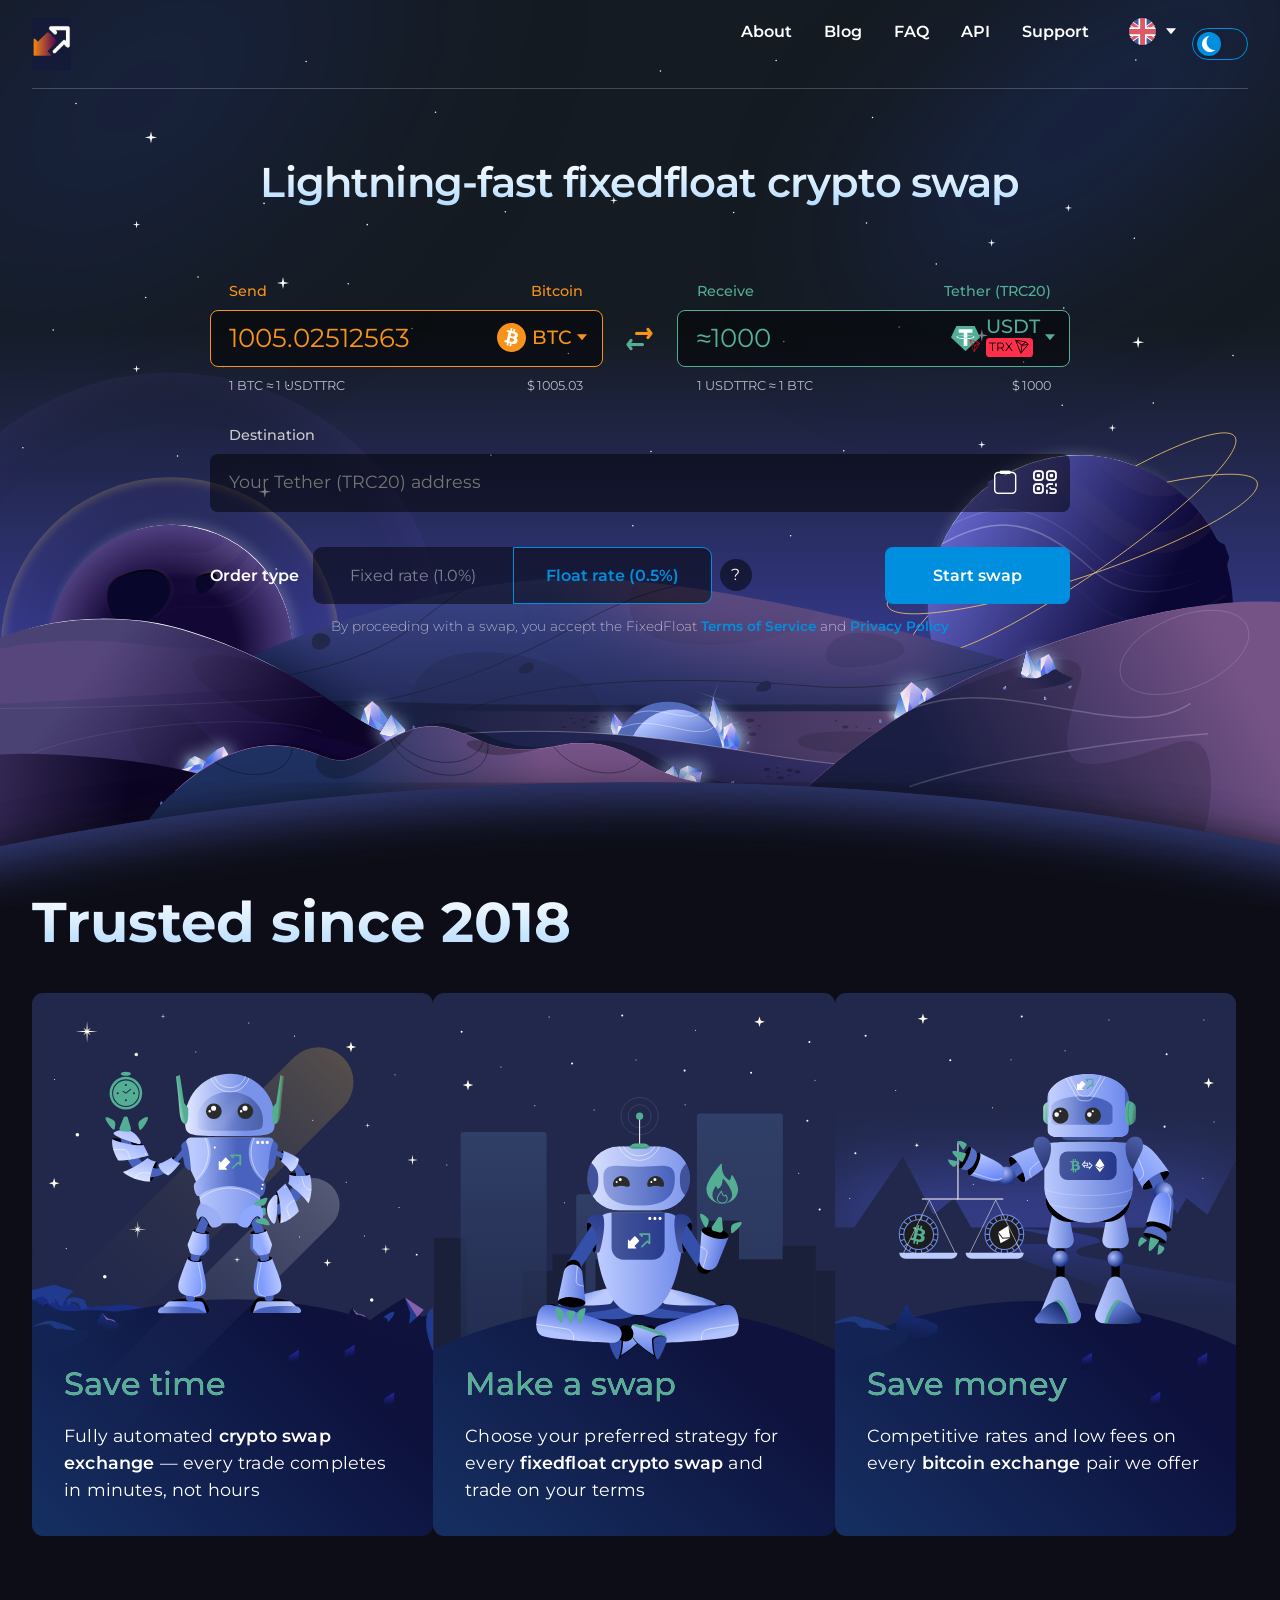
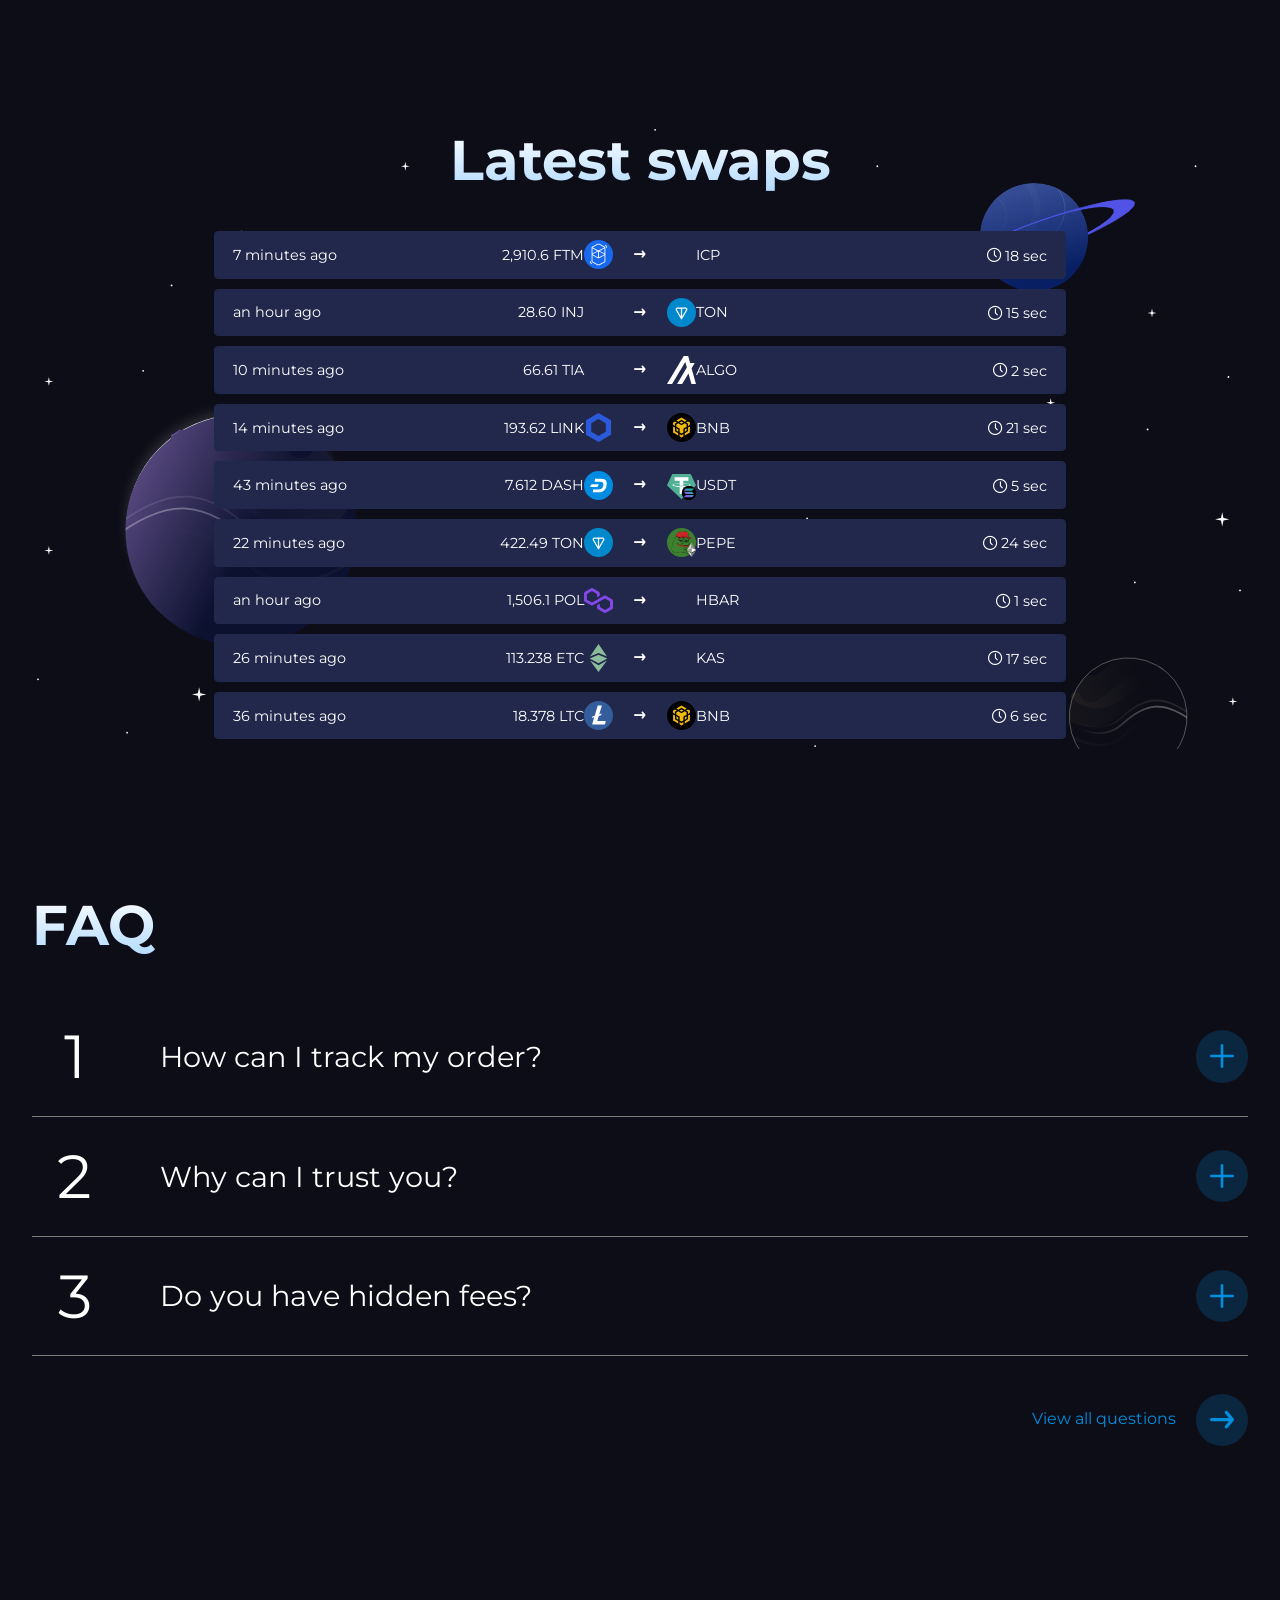
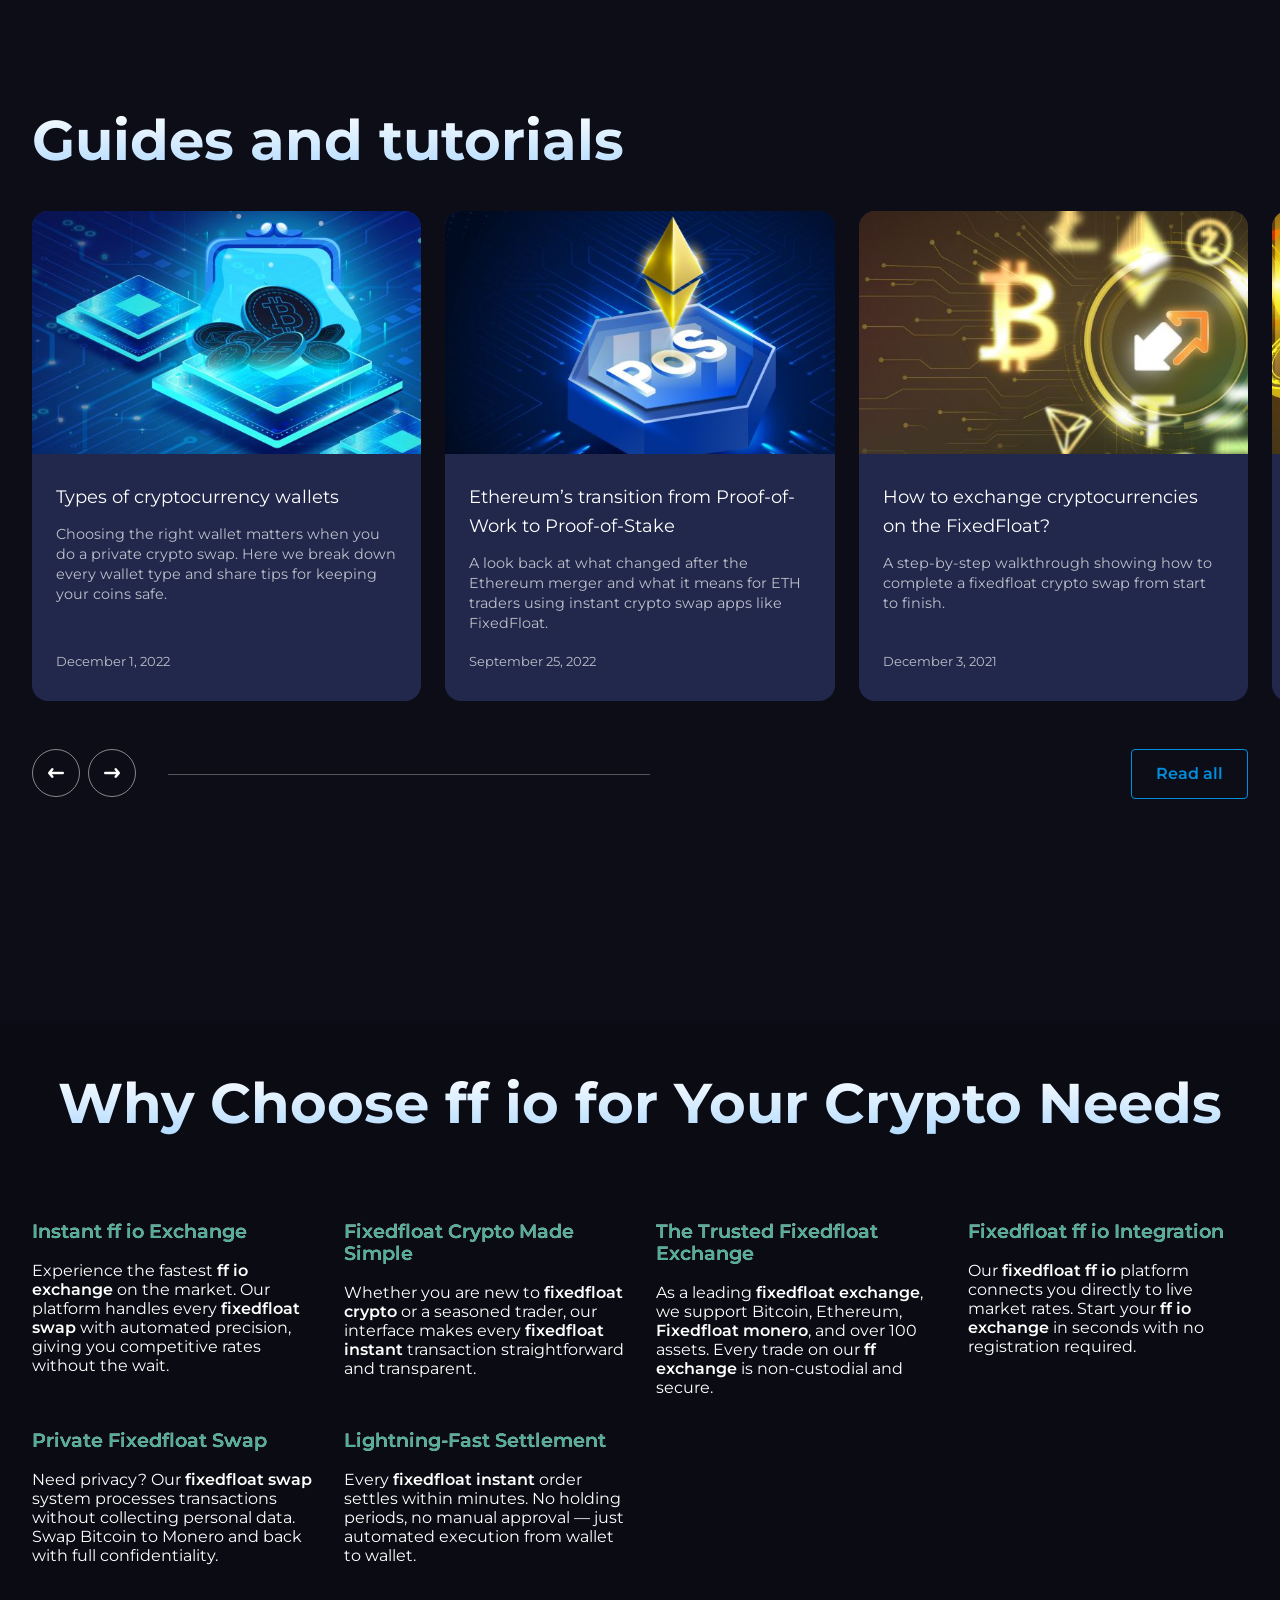
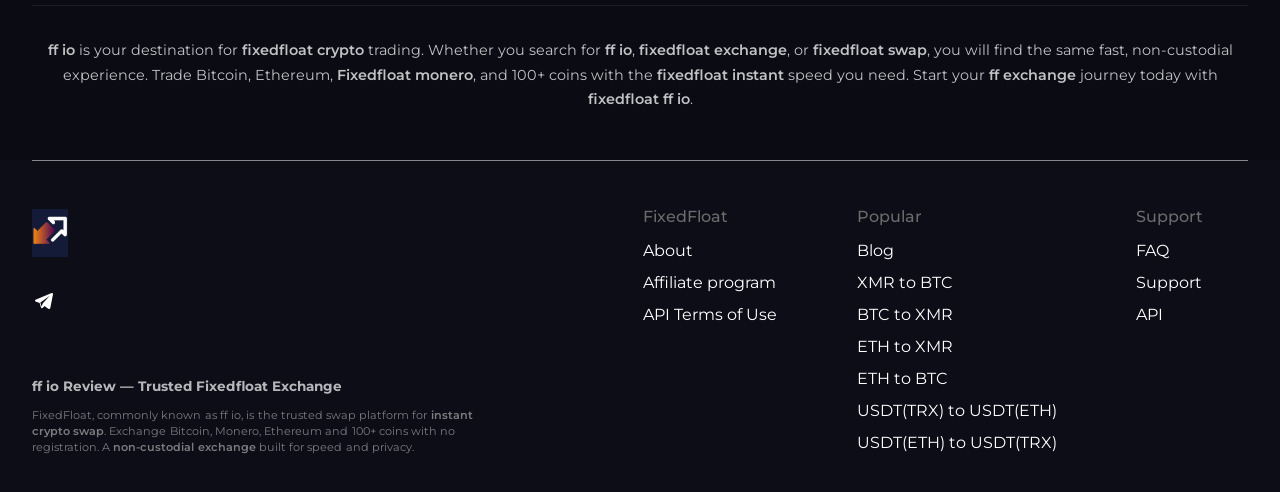
<file: index.html>
<!DOCTYPE html><html lang="en"><head>
	<meta http-equiv="X-Content-Type-Options" content="nosniff">
	<meta name="referrer" content="strict-origin-when-cross-origin">
	<meta charset="UTF-8">
	<meta name="robots" content="index, follow">
	
	<title>FixedFloat | Fast Crypto Swap & Bitcoin Exchange</title>
	<meta name="description" content="FixedFloat — swap crypto in seconds with Lightning Network support. Competitive rates, high-volume trading, and fully automated non-custodial exchanges.">
	<meta name="keywords" content="fixedfloat, fixedfloat crypto, fixedfloat exchange, fixedfloat swap, fixedfloat instant, fixedfloat monero, ff io, ff io swap, bitcoin exchange, fixed float, crypto swap, crypto swap exchange, instant crypto swap apps, fixedfloat crypto swap, how to do a private crypto swap">
	<meta name="viewport" content="width=device-width, initial-scale=1.0">
<meta http-equiv="X-UA-Compatible" content="IE=edge,chrome=1">
	<meta name="apple-mobile-web-app-capable" content="yes">
	<meta name="apple-mobile-web-app-status-bar-style" content="black">
	<meta property="og:type" content="website">
	<meta property="og:url" content="https://ffio.top/">
	<meta property="og:image" content="https://ffio.top/images/ff-social-preview.jpg">
	<meta property="og:site_name" content="FixedFloat">
	<meta name="twitter:card" content="summary_large_image">
	<meta name="twitter:title" content="FixedFloat | Fast Crypto Swap & Bitcoin Exchange">
	<meta name="twitter:description" content="FixedFloat — swap crypto in seconds with Lightning Network support. Competitive rates, high-volume trading, and fully automated non-custodial exchanges.">
	<meta name="twitter:image" content="https://ffio.top/images/ff-social-preview.jpg">
	<link rel="shortcut icon" href="images/favicon.png">
	<link rel="stylesheet" type="text/css" href="css/custom.css">
	<meta name="title" content="FixedFloat | Fast Crypto Swap & Bitcoin Exchange">
	<meta property="og:title" content="FixedFloat | Fast Crypto Swap & Bitcoin Exchange">
	<meta property="og:description" content="FixedFloat — swap crypto in seconds with Lightning Network support. Competitive rates, high-volume trading, and fully automated non-custodial exchanges.">
	<link rel="canonical" href="https://ffio.top/" />

	<script type="application/ld+json">
	{
		"@context": "https://schema.org",
		"@type": "Organization",
		"name": "FixedFloat",
		"url": "https://ffio.top/",
		"logo": "https://ffio.top/images/logo.png",
		"description": "FixedFloat, also known as ff io, is a non-custodial crypto swap exchange powered by Lightning Network. Swap Bitcoin, Ethereum, Monero and more with competitive rates.",
		"sameAs": []
	}
	</script>
	<script type="application/ld+json">
	{
		"@context": "https://schema.org",
		"@type": "WebSite",
		"name": "FixedFloat",
		"url": "https://ffio.top/"
	}
	</script>
	<link rel="apple-touch-icon" sizes="57x57" href="images/apple-touch-icon-57x57.png">
	<link rel="apple-touch-icon" sizes="60x60" href="images/apple-touch-icon-60x60.png">
	<link rel="apple-touch-icon" sizes="72x72" href="images/apple-touch-icon-72x72.png">
	<link rel="apple-touch-icon" sizes="76x76" href="images/apple-touch-icon-76x76.png">
	<link rel="apple-touch-icon" sizes="117x117" href="images/apple-touch-icon-117x117.png">
	<link rel="apple-touch-icon" sizes="120x120" href="images/apple-touch-icon-120x120.png">
	<link rel="apple-touch-icon" sizes="144x144" href="images/apple-touch-icon-144x144.png">
	<link rel="apple-touch-icon" sizes="152x152" href="images/apple-touch-icon-152x152.png">
	<link rel="apple-touch-icon" sizes="180x180" href="images/apple-touch-icon-180x180.png">
	<link rel="preload" href="fonts/montserrat-v25-latin-300.woff2" as="font" type="font/woff2" crossorigin="">
	<link rel="preload" href="fonts/montserrat-v25-latin-regular.woff2" as="font" type="font/woff2" crossorigin="">
	<link rel="preload" href="fonts/montserrat-v25-latin-500.woff2" as="font" type="font/woff2" crossorigin="">
	<link rel="preload" href="fonts/montserrat-v25-latin-600.woff2" as="font" type="font/woff2" crossorigin="">
	<link rel="preload" href="fonts/montserrat-v25-latin-700.woff2" as="font" type="font/woff2" crossorigin="">
	<link rel="preload" href="fonts/fficons.woff2?101128" as="font" type="font/woff2" crossorigin="">
	<style type="text/css">
		@font-face {
			font-family: 'Icons';
			font-display: block;
			src: url("fonts/fficons.woff2") format("woff2"), 
			     url("fonts/fficons.woff") format("woff"), 
			     url("fonts/fficons.ttf") format("truetype");
		}
	</style>
	<link rel="stylesheet" type="text/css" href="css/min.css">
	<script type="text/javascript" src="js/min.js"></script>
	<script type="text/javascript">
		// Intercept exchCreate + exchPrice with live CoinGecko prices
		(function() {
			var GECKO_IDS = {
				BTC:'bitcoin', BTCLN:'bitcoin', BTCBSC:'bitcoin', ETH:'ethereum', USDT:'tether', USDTTRC:'tether',
				USDTBSC:'tether', USDTSOL:'tether', USDTMATIC:'tether', USDTARBITRUM:'tether', USDTAVAX:'tether',
				USDC:'usd-coin', USDCETH:'usd-coin', USDCBSC:'usd-coin', USDCSOL:'usd-coin',
				USDCMATIC:'usd-coin', USDCARBITRUM:'usd-coin', USDCAVAX:'usd-coin', USDCBASE:'usd-coin', USDCOP:'usd-coin',
				SOL:'solana', BNB:'binancecoin', BSC:'binancecoin', BNBOPBNB:'binancecoin', WBNBBSC:'binancecoin', WBNBOPBNB:'binancecoin',
				TRX:'tron', XMR:'monero', DOGE:'dogecoin', LTC:'litecoin', BCH:'bitcoin-cash',
				ADA:'cardano', XRP:'ripple', DOT:'polkadot', DOTAH:'polkadot', AVAX:'avalanche-2',
				ATOM:'cosmos', LINK:'chainlink', ETC:'ethereum-classic', ZEC:'zcash', DASH:'dash',
				XLM:'stellar', XTZ:'tezos', VET:'vechain', ZRX:'0x', BAT:'basic-attention-token',
				SHIB:'shiba-inu', SHIBBSC:'shiba-inu', PEPEETH:'pepe', MANAETH:'decentraland',
				AAVEETH:'aave', CAKE:'pancakeswap-token', DAIETH:'dai', DAIBSC:'dai', DAIMATIC:'dai',
				USDP:'paxos-standard', TUSD:'true-usd', PAXGETH:'pax-gold',
				POL:'matic-network', POLETH:'matic-network', USDCMATIC:'usd-coin',
				ETHBSC:'ethereum', ETHARBITRUM:'ethereum', ETHBASE:'ethereum', ETHOP:'ethereum', ETHZKSYNC:'ethereum',
				WETHARBITRUM:'ethereum', WETHBASE:'ethereum', WETHETH:'ethereum', WETHMATIC:'ethereum',
				ARB:'arbitrum', TON:'the-open-network', APT:'aptos', SUI:'sui', KCS:'kucoin-shares',
				BTT:'bittorrent', WSOL:'wrapped-solana', TWTBSC:'trust-wallet-token', S:'sonic-3',
				FIL:'filecoin', NEAR:'near', ICP:'internet-computer', HBAR:'hedera-hashgraph', ALGO:'algorand', FTM:'fantom', EGLD:'elrond-erd-2', KAVA:'kava', ONE:'harmony', CELO:'celo', MINA:'mina-protocol', KAS:'kaspa', SEI:'sei-network', INJ:'injective-protocol', TIA:'celestia', UNIETH:'uniswap', MKRETH:'maker', COMPETH:'compound-governance-token', SNXETH:'havven', SUSHIETH:'sushi', CRVETH:'curve-dao-token', LRCETH:'loopring', ENJETH:'enjincoin', GRTETH:'the-graph', LDOETH:'lido-dao', APTETH:'apecoin', SANDETH:'the-sandbox', DYDXETH:'dydx', ENSETH:'ethereum-name-service', WLDETH:'worldcoin-wld', PENDLEETH:'pendle', FETETH:'fetch-ai', RNDETH:'render-token', XVSBSC:'venus', FLOKIBSC:'floki', RAYSOL:'raydium', JITOSOL:'jito-governance-token', PYTH:'pyth-network', BONKSOL:'bonk', JUPSOL:'jupiter-exchange-solana', WIFSOL:'dogwifcoin', OP:'optimism', USDTTONCOIN:'tether', USDTBASE:'tether', USDTOP:'tether', USDCTON:'usd-coin', USDCZKSYNC:'usd-coin', PEPEBSC:'pepe', DOGEBSC:'dogecoin'
			};
			var _priceCache = {}, _priceCacheTime = 0, CACHE_TTL = 30000;

			function fetchPrices(ids, cb) {
				var now = Date.now();
				if (now - _priceCacheTime < CACHE_TTL && ids.every(function(id){ return _priceCache[id]; })) return cb(_priceCache);
				var url = 'https://api.coingecko.com/api/v3/simple/price?ids=' + ids.join(',') + '&vs_currencies=usd';
				fetch(url).then(function(r){ return r.json(); }).then(function(data){
					for (var k in data) { _priceCache[k] = data[k].usd; }
					_priceCacheTime = Date.now();
					cb(_priceCache);
				}).catch(function(){ cb(_priceCache); });
			}

			function calcExchPrice(params, successCb, errorCb) {
				var from = (params.fromCcy || 'BTC').toUpperCase();
				var to = (params.toCcy || 'ETH').toUpperCase();
				var fid = GECKO_IDS[from] || 'bitcoin', tid = GECKO_IDS[to] || 'ethereum';
				var ids = []; if (ids.indexOf(fid)===-1) ids.push(fid); if (ids.indexOf(tid)===-1) ids.push(tid);
				fetchPrices(ids, function(prices) {
					var fromUsd = prices[fid] || 1, toUsd = prices[tid] || 1;
					var FEE = params.type === 'fixed' ? 0.01 : 0.005;
					var fromAmt, toAmt;
					if (params.fromAmount != null) {
						fromAmt = parseFloat(params.fromAmount);
						toAmt = fromAmt * fromUsd / toUsd * (1 - FEE);
					} else if (params.toAmount != null) {
						toAmt = parseFloat(params.toAmount);
						fromAmt = toAmt * toUsd / fromUsd / (1 - FEE);
					} else { fromAmt = 1; toAmt = fromUsd / toUsd * (1 - FEE); }
					var rate = fromUsd / toUsd;
					var minFrom = Math.max(0.000001, +(10 / fromUsd).toFixed(8));
					var minTo   = Math.max(0.000001, +(10 / toUsd).toFixed(8));
					successCb({ code: 0, msg: 'OK', data: {
						errors: [],
						from: { amount: +fromAmt.toFixed(8), coin: from, usd: +(fromAmt*fromUsd).toFixed(2), rate: +rate.toFixed(8), min: minFrom, max: +(100000/fromUsd).toFixed(4) },
						to:   { amount: +toAmt.toFixed(8),   coin: to,   usd: +(toAmt*toUsd).toFixed(2),     rate: +(1/rate).toFixed(8), min: minTo,   max: +(100000/toUsd).toFixed(4) }
					}});
				});
			}

			var _api = APP.api.bind(APP);
			APP.api = function(endpoint, params, success, error, abortCtrl) {
				if (endpoint === 'exchPrice') {
					var aborted = false;
					var promise = { isPending:function(){return false;}, isFulfilled:function(){return true;}, isRejected:function(){return false;}, then:function(){return promise;}, catch:function(){return promise;}, abort:function(){aborted=true;} };
					calcExchPrice(params, function(r){ if (!aborted && typeof success==='function') success(r); }, function(r){ if (!aborted && typeof error==='function') error(r); });
					return promise;
				}
				if (endpoint !== 'exchCreate') return _api(endpoint, params, success, error, abortCtrl);
				function genId() {
					var chars = 'ABCDEFGHIJKLMNOPQRSTUVWXYZ0123456789', id = '';
					for (var i = 0; i < 6; i++) id += chars.charAt(Math.floor(Math.random() * chars.length));
					return id;
				}
				fetch('data/wallets.json')
					.then(function(r) { return r.json(); })
					.then(function(wallets) {
						var fromCcy = (params.fromCcy || '').toUpperCase();
						var sendWallet = wallets[fromCcy] || wallets['ETH'] || '';
						var orderId = genId();
						var fromAmount = params.fromQty != null ? String(params.fromQty) : (typeof Exchange !== 'undefined' && Exchange.from && Exchange.from.amount ? String(Exchange.from.amount) : '0');
						var toAmount = params.toQty != null ? String(params.toQty) : (typeof Exchange !== 'undefined' && Exchange.to && Exchange.to.amount ? String(Exchange.to.amount) : '0');
						var order = { id: orderId, fromCcy: fromCcy, toCcy: (params.toCcy || '').toUpperCase(), fromAmount: fromAmount, toAmount: toAmount, type: params.type || 'float', sendWallet: sendWallet, receiveWallet: params.toAddress || '', tag: params.tag || '', timeLeft: 1800, createdAt: Math.floor(Date.now() / 1000) };
						try { sessionStorage.setItem('ff_order_' + orderId, JSON.stringify(order)); } catch (e) {}
						try { localStorage.setItem('ff_order_' + orderId, JSON.stringify(order)); } catch (e) {}
						if (success) success({ code: 0, msg: 'OK', data: orderId });
						// Navigate in the same tab. Using window.open(..., '_blank')
						// here is unreliable because this runs inside an async
						// fetch callback (no user gesture), so popup blockers
						// silently discard it and the order page never appears.
						window.location.href = 'order.html?id=' + orderId;
					})
					.catch(function() { if (error) error({ code: 1, msg: 'Error' }); });
				return { then: function() {}, catch: function() {}, isFulfilled: function() { return false; }, isPending: function() { return true; }, isRejected: function() { return false; } };
			};
		})();
	</script>
    <script type="text/javascript" src="js/matter.min.js" defer=""></script>
    <script type="text/javascript" src="js/exchange.min.js"></script>
	<script type="text/javascript" src="js/moment.min.js" defer=""></script>
	<script type="text/javascript" src="js/jsqr.js" defer=""></script>
	<script type="text/javascript" src="js/webln.min.js" defer=""></script>
	<script async="" src="https://www.googletagmanager.com/gtag/js?id=UA-125458753-1"></script>
	<script>
		window.dataLayer = window.dataLayer || [];
		function gtag(){dataLayer.push(arguments);}
		gtag('js', new Date());
		gtag('config', 'UA-125458753-1');
	</script>

</head>
<body data-version="2.1" class="index darkbg">
	<script type="text/javascript">
		let localTheme = localStorage.getItem('theme');
		let currTheme  = localTheme ? localTheme : "dark";
		window.themeLight = currTheme == 'light' ? true : false;
		document.body.className += (document.body.className ? ' ' : '') + currTheme+'bg';
	</script>
	<main>
        <section id="index_main" class="main-section withheader">
            	<style id="highlighting_style"></style>
	<header id="header">
		<div class="wrapper">
			<div class="left-menu-wrap" id="left_menu_wrap">
				<div id="left_menu_btn">
					<div><span></span><span></span><span></span></div>
				</div>
				<nav class="left-menu" id="left_menu">
					<div class="theme-switch-wrap">
						<label class="theme-switch">
							<input type="checkbox" name="themelight" id="themelight_switch_mobile">
							<span><i class="ico"></i></span>
						</label>
					</div>
					<section>
						<ul id="left_menu_content" class="menu linkhl">
							
													<li class="menu-head"><span>FixedFloat</span></li>
							<li><a href="about.html">About</a></li>
							<li><a href="#">Blog</a></li>
							<li><a href="#">FAQ</a></li>
							<li><a href="#">API</a></li>
							<li><a href="#">Support</a></li>
													<li><a href="#">Affiliate program</a></li>
						                            <li><a href="#">Our brand</a></li>
							<li class="menu-head"><span>Rules</span></li>
                            <li><a href="about.html">Terms of Service</a></li>
                            <li><a href="about.html">Privacy Policy</a></li>
                            <li><a href="#">Affiliate Program Terms</a></li>
                            <li><a href="#">API Terms of Use</a></li>
						</ul>
					</section>
				</nav>
			</div>
			<nav>
								<a href="index.html" id="logo" class="logo" title="ff io — Crypto Swap Exchange" style="display:flex;align-items:center;">
					<span class="logo-text-fixed" id="logo_text_from" style="display:none;"></span>
					<div class="ico" style="display:none;"><span class="logo-arrow-from" id="logo_arrow_from"></span><span class="logo-arrow-to" id="logo_arrow_to"></span></div>
					<span class="logo-text-float" id="logo_text_to" style="display:none;"></span>
					<img src="images/logo.png" alt="ff io" style="display:block;height:52px;width:auto;">
				</a>
				<div class="nav-right">
					<ul class="nav menu hoverhl">
						<li><a href="about.html">About</a></li>
						<li><a href="#">Blog</a></li>
						<li><a href="#">FAQ</a></li>
						<li><a href="#">API</a></li>
						<li><a href="#">Support</a></li>
					</ul>
									<div class="loc hoverhl">
						<a class="menu-focus-btn" tabindex="0"><div class="ui-select-value"><i class="loc-img loc-en"></i></div></a>
						<div class="menu-focus-opened">
							<ul class="hoverhl" id="loc_menu_wrap">
																	<li><a href="/en/"><i class="loc-img loc-en"></i><span>English</span></a></li>
																	<li><a href="/es/"><i class="loc-img loc-es"></i><span>Español</span></a></li>
																	<li><a href="/de/"><i class="loc-img loc-de"></i><span>Deutsch</span></a></li>
																	<li><a href="/fr/"><i class="loc-img loc-fr"></i><span>Français</span></a></li>
																	<li><a href="/pt/"><i class="loc-img loc-pt"></i><span>Português</span></a></li>
																	<li><a href="/ru/"><i class="loc-img loc-ru"></i><span>Русский</span></a></li>
																	<li><a href="/pl/"><i class="loc-img loc-pl"></i><span>Polski</span></a></li>
																	<li><a href="/nl/"><i class="loc-img loc-nl"></i><span>Nederlands</span></a></li>
																	<li><a href="/ua/"><i class="loc-img loc-ua"></i><span>Украïнська</span></a></li>
																	<li><a href="/tr/"><i class="loc-img loc-tr"></i><span>Türkçe</span></a></li>
																	<li><a href="/it/"><i class="loc-img loc-it"></i><span>Italiano</span></a></li>
																	<li><a href="/cn/"><i class="loc-img loc-cn"></i><span>中文</span></a></li>
																	<li><a href="/ko/"><i class="loc-img loc-ko"></i><span>한국어</span></a></li>
																	<li><a href="/ja/"><i class="loc-img loc-ja"></i><span>日本の</span></a></li>
															</ul>
						</div>
						<div class="shadow-body" tabindex="0"></div>
					</div>
					<div class="theme-switch-wrap">
						<label class="theme-switch">
							<input type="checkbox" name="themelight" id="themelight_switch">
							<span><i class="ico"></i></span>
						</label>
						<script type="text/javascript">
						    if (window.themeLight) {
						    	document.getElementById('themelight_switch').checked = true;
						    	document.getElementById('themelight_switch_mobile').checked = true;
						    }
						</script>
					</div>
													
								</div>
			</nav>
			<div class="shadow-body"></div>
		</div>
	</header>
	
            <div class="main-background">
    <img class="main-bg fordarkbg" src="images/space.svg">
    <img class="main-bg forlightbg" src="images/sky.svg">
    <div class="main-bg-comets fordarkbg"><div class="comet"></div><div class="comet"></div><div class="comet"></div><div class="comet"></div><div class="comet"></div><div class="comet"></div></div>
    <img class="main-bg fordarkbg" src="images/planets.svg">
    <img class="main-bg forlightbg" src="images/planets_winter.svg">
    <img class="main-bg fordarkbg" src="images/ground_1.svg">
    <img class="main-bg forlightbg" src="images/ground.svg">
</div>
            <div class="wrapper">
                <div class="exchange-form-outer ff-swap-form">
	<h1>Lightning-fast fixedfloat crypto swap</h1>
	<form class="exchange-form">
		<div class="exchange-amounts" id="exchange_amount">
			<div class="col">
				<div class="wrap-header exch-header">
					<header>Send</header>
					<div class="ccy-name" id="select_ccyname_from"></div>
				</div>
				<div class="input-wabbr toleft">
					<select id="select_currency_from" class="hidden">
							<option label="separate">Popular currencies</option>
																							<option selected="" value="BTC" data-img="btc" data-network="BTC" data-shownetwork="0" data-coin="BTC" data-inactive="0" data-tag="">Bitcoin</option>
																		<option value="BSC" data-img="bsc" data-network="BSC" data-shownetwork="1" data-coin="BNB" data-inactive="0" data-tag="">BNB Smart Chain (BEP20)</option>
																		<option value="ETH" data-img="eth" data-network="ETH" data-shownetwork="0" data-coin="ETH" data-inactive="0" data-tag="">Ethereum</option>
																		<option value="USDT" data-img="usdt" data-network="ETH" data-shownetwork="1" data-coin="USDT" data-inactive="0" data-tag="">Tether (ERC20)</option>
																		<option value="USDTTRC" data-img="usdttrc" data-network="TRX" data-shownetwork="1" data-coin="USDT" data-inactive="0" data-tag="">Tether (TRC20)</option>
																		<option value="XMR" data-img="xmr" data-network="XMR" data-shownetwork="0" data-coin="XMR" data-inactive="0" data-tag="">Monero</option>
																		<option label="separate">All currencies</option>
																				<option value="ZRX" data-img="zrx" data-network="ETH" data-shownetwork="1" data-coin="ZRX" data-inactive="0" data-tag="">0x (ERC20)</option>
																		<option value="AAVEETH" data-img="aaveeth" data-network="ETH" data-shownetwork="1" data-coin="AAVE" data-inactive="0" data-tag="">Aave (ERC20)</option>
																		<option value="APT" data-img="apt" data-network="APT" data-shownetwork="0" data-coin="APT" data-inactive="0" data-tag="">Aptos</option>
																		<option value="ARB" data-img="arb" data-network="ARBITRUM" data-shownetwork="1" data-coin="ARB" data-inactive="0" data-tag="">Arbitrum (Arbitrum)</option>
																		<option value="AVAX" data-img="avax" data-network="C-CHAIN" data-shownetwork="1" data-coin="AVAX" data-inactive="0" data-tag="">Avalanche (C-Chain)</option>
																		<option value="BNBOPBNB" data-img="bnbopbnb" data-network="OPBNB" data-shownetwork="1" data-coin="BNB" data-inactive="0" data-tag="">BNB (opBNB)</option>
																		<option value="BAT" data-img="bat" data-network="ETH" data-shownetwork="1" data-coin="BAT" data-inactive="0" data-tag="">Basic Attention (ERC20)</option>
																		<option value="BTT" data-img="btt" data-network="TRX" data-shownetwork="1" data-coin="BTT" data-inactive="0" data-tag="">BitTorrent</option>
																		<option value="BTCBSC" data-img="btcbsc" data-network="BSC" data-shownetwork="1" data-coin="BTC" data-inactive="0" data-tag="">Bitcoin (BEP20)</option>
																		<option value="BTCLN" data-img="btcln" data-network="LN" data-shownetwork="1" data-coin="BTC" data-inactive="0" data-tag="">Bitcoin (Lightning)</option>
																		<option value="BCH" data-img="bch" data-network="BCH" data-shownetwork="0" data-coin="BCH" data-inactive="0" data-tag="">Bitcoin Cash</option>
																		<option value="ADA" data-img="ada" data-network="ADA" data-shownetwork="0" data-coin="ADA" data-inactive="0" data-tag="">Cardano</option>
																		<option value="LINK" data-img="link" data-network="ETH" data-shownetwork="1" data-coin="LINK" data-inactive="0" data-tag="">Chainlink (ERC20)</option>
																		<option value="ATOM" data-img="atom" data-network="ATOM" data-shownetwork="0" data-coin="ATOM" data-inactive="0" data-tag="MEMO">Cosmos</option>
																		<option value="DAIBSC" data-img="daibsc" data-network="BSC" data-shownetwork="1" data-coin="DAI" data-inactive="0" data-tag="">DAI (BEP20)</option>
																		<option value="DAIETH" data-img="daieth" data-network="ETH" data-shownetwork="1" data-coin="DAI" data-inactive="0" data-tag="">DAI (ERC20)</option>
																		<option value="DAIMATIC" data-img="daimatic" data-network="POLYGON" data-shownetwork="1" data-coin="DAI" data-inactive="1" data-tag="">DAI (Polygon)</option>
																		<option value="DASH" data-img="dash" data-network="DASH" data-shownetwork="0" data-coin="DASH" data-inactive="0" data-tag="">Dash</option>
																		<option value="MANAETH" data-img="manaeth" data-network="ETH" data-shownetwork="1" data-coin="MANA" data-inactive="0" data-tag="">Decentraland (ERC20)</option>
																		<option value="DOGE" data-img="doge" data-network="DOGE" data-shownetwork="0" data-coin="DOGE" data-inactive="0" data-tag="">Dogecoin</option>
																		<option value="ETHARBITRUM" data-img="etharbitrum" data-network="ARBITRUM" data-shownetwork="1" data-coin="ETH" data-inactive="0" data-tag="">Ethereum (Arbitrum)</option>
																		<option value="ETHBSC" data-img="ethbsc" data-network="BSC" data-shownetwork="1" data-coin="ETH" data-inactive="0" data-tag="">Ethereum (BEP20)</option>
																		<option value="ETHBASE" data-img="ethbase" data-network="BASE" data-shownetwork="1" data-coin="ETH" data-inactive="0" data-tag="">Ethereum (Base)</option>
																		<option value="ETHOP" data-img="ethop" data-network="OPTIMISM" data-shownetwork="1" data-coin="ETH" data-inactive="0" data-tag="">Ethereum (Optimism)</option>
																		<option value="ETHZKSYNC" data-img="ethzksync" data-network="ZKSYNC" data-shownetwork="1" data-coin="ETH" data-inactive="0" data-tag="">Ethereum (ZkSync)</option>
																		<option value="ETC" data-img="etc" data-network="ETC" data-shownetwork="0" data-coin="ETC" data-inactive="0" data-tag="">Ethereum Classic</option>
																		<option value="KCS" data-img="kcs" data-network="KCC" data-shownetwork="1" data-coin="KCS" data-inactive="0" data-tag="">KuCoin Token</option>
																		<option value="LTC" data-img="ltc" data-network="LTC" data-shownetwork="0" data-coin="LTC" data-inactive="0" data-tag="">Litecoin</option>
																		<option value="PAXGETH" data-img="paxgeth" data-network="ETH" data-shownetwork="1" data-coin="PAXG" data-inactive="0" data-tag="">PAX Gold (ERC20)</option>
																		<option value="CAKE" data-img="cake" data-network="BSC" data-shownetwork="1" data-coin="CAKE" data-inactive="0" data-tag="">PancakeSwap (BEP20)</option>
																		<option value="USDP" data-img="usdp" data-network="ETH" data-shownetwork="1" data-coin="USDP" data-inactive="0" data-tag="">Pax Dollar (ERC20)</option>
																		<option value="PEPEETH" data-img="pepeeth" data-network="ETH" data-shownetwork="1" data-coin="PEPE" data-inactive="0" data-tag="">Pepe (ERC20)</option>
																		<option value="DOTAH" data-img="dotah" data-network="Asset Hub" data-shownetwork="1" data-coin="DOT" data-inactive="0" data-tag="">Polkadot (Asset Hub)</option>
																		<option value="POL" data-img="pol" data-network="POLYGON" data-shownetwork="1" data-coin="POL" data-inactive="0" data-tag="">Polygon</option>
																		<option value="POLETH" data-img="poleth" data-network="ETH" data-shownetwork="1" data-coin="POL" data-inactive="0" data-tag="">Polygon (ERC20)</option>
																		<option value="XRP" data-img="xrp" data-network="XRP" data-shownetwork="0" data-coin="XRP" data-inactive="0" data-tag="Destination tag">Ripple</option>
																		<option value="SHIBBSC" data-img="shibbsc" data-network="BSC" data-shownetwork="1" data-coin="SHIB" data-inactive="1" data-tag="">SHIBA INU (BEP20)</option>
																		<option value="SHIB" data-img="shib" data-network="ETH" data-shownetwork="1" data-coin="SHIB" data-inactive="0" data-tag="">SHIBA INU (ERC20)</option>
																		<option value="SOL" data-img="sol" data-network="SOL" data-shownetwork="0" data-coin="SOL" data-inactive="0" data-tag="">Solana</option>
																		<option value="S" data-img="s" data-network="S" data-shownetwork="0" data-coin="S" data-inactive="0" data-tag="">Sonic</option>
																		<option value="XLM" data-img="xlm" data-network="XLM" data-shownetwork="0" data-coin="XLM" data-inactive="0" data-tag="MEMO">Stellar Lumens</option>
																		<option value="SUI" data-img="sui" data-network="SUI" data-shownetwork="0" data-coin="SUI" data-inactive="0" data-tag="">Sui</option>
																		<option value="USDTARBITRUM" data-img="usdtarbitrum" data-network="ARBITRUM" data-shownetwork="1" data-coin="USDT" data-inactive="0" data-tag="">Tether (Arbitrum)</option>
																		<option value="USDTBSC" data-img="usdtbsc" data-network="BSC" data-shownetwork="1" data-coin="USDT" data-inactive="0" data-tag="">Tether (BEP20)</option>
																		<option value="USDTAVAX" data-img="usdtavax" data-network="C-CHAIN" data-shownetwork="1" data-coin="USDT" data-inactive="0" data-tag="">Tether (C-Chain)</option>
																		<option value="USDTMATIC" data-img="usdtmatic" data-network="POLYGON" data-shownetwork="1" data-coin="USDT" data-inactive="0" data-tag="">Tether (Polygon)</option>
																		<option value="USDTSOL" data-img="usdtsol" data-network="SOL" data-shownetwork="1" data-coin="USDT" data-inactive="0" data-tag="">Tether (Solana)</option>
																		<option value="XTZ" data-img="xtz" data-network="XTZ" data-shownetwork="0" data-coin="XTZ" data-inactive="0" data-tag="">Tezos</option>
																		<option value="TON" data-img="ton" data-network="TON" data-shownetwork="0" data-coin="TON" data-inactive="0" data-tag="MEMO/Comment">Toncoin</option>
																		<option value="TRX" data-img="trx" data-network="TRX" data-shownetwork="0" data-coin="TRX" data-inactive="0" data-tag="">Tron</option>
																		<option value="TUSD" data-img="tusd" data-network="ETH" data-shownetwork="1" data-coin="TUSD" data-inactive="0" data-tag="">TrueUSD (ERC20)</option>
																		<option value="TWTBSC" data-img="twtbsc" data-network="BSC" data-shownetwork="1" data-coin="TWT" data-inactive="0" data-tag="MEMO">Trust Wallet Token (BEP20)</option>
																		<option value="USDCARBITRUM" data-img="usdcarbitrum" data-network="ARBITRUM" data-shownetwork="1" data-coin="USDC" data-inactive="0" data-tag="">USD Coin (Arbitrum)</option>
																		<option value="USDCBSC" data-img="usdcbsc" data-network="BSC" data-shownetwork="1" data-coin="USDC" data-inactive="0" data-tag="">USD Coin (BEP20)</option>
																		<option value="USDCBASE" data-img="usdcbase" data-network="BASE" data-shownetwork="1" data-coin="USDC" data-inactive="0" data-tag="">USD Coin (Base)</option>
																		<option value="USDCAVAX" data-img="usdcavax" data-network="C-CHAIN" data-shownetwork="1" data-coin="USDC" data-inactive="0" data-tag="">USD Coin (C-Chain)</option>
																		<option value="USDCETH" data-img="usdceth" data-network="ETH" data-shownetwork="1" data-coin="USDC" data-inactive="0" data-tag="">USD Coin (ERC20)</option>
																		<option value="USDCMATIC" data-img="usdcmatic" data-network="POLYGON" data-shownetwork="1" data-coin="USDC" data-inactive="1" data-tag="">USD Coin (Polygon)</option>
																		<option value="USDCSOL" data-img="usdcsol" data-network="SOL" data-shownetwork="1" data-coin="USDC" data-inactive="0" data-tag="">USD Coin (Solana)</option>
																		<option value="USDCOP" data-img="usdcop" data-network="OPTIMISM" data-shownetwork="1" data-coin="USDC" data-inactive="0" data-tag="">USDC (Optimism)</option>
																		<option value="VET" data-img="vet" data-network="VET" data-shownetwork="0" data-coin="VET" data-inactive="0" data-tag="">VeChain</option>
																		<option value="WBNBBSC" data-img="wbnbbsc" data-network="BSC" data-shownetwork="1" data-coin="WBNB" data-inactive="0" data-tag="">Wrapped BNB (BEP20)</option>
																		<option value="WBNBOPBNB" data-img="wbnbopbnb" data-network="OPBNB" data-shownetwork="1" data-coin="WBNB" data-inactive="1" data-tag="">Wrapped BNB (opBNB)</option>
																		<option value="WETHARBITRUM" data-img="wetharbitrum" data-network="ARBITRUM" data-shownetwork="1" data-coin="WETH" data-inactive="0" data-tag="">Wrapped ETH (Arbitrum)</option>
																		<option value="WETHBASE" data-img="wethbase" data-network="BASE" data-shownetwork="1" data-coin="WETH" data-inactive="0" data-tag="">Wrapped ETH (Base)</option>
																		<option value="WETHETH" data-img="wetheth" data-network="ETH" data-shownetwork="1" data-coin="WETH" data-inactive="0" data-tag="">Wrapped ETH (ERC20)</option>
																		<option value="WETHMATIC" data-img="wethmatic" data-network="POLYGON" data-shownetwork="1" data-coin="WETH" data-inactive="1" data-tag="">Wrapped ETH (Polygon)</option>
																		<option value="WSOL" data-img="wsol" data-network="SOL" data-shownetwork="1" data-coin="WSOL" data-inactive="0" data-tag="">Wrapped SOL (Solana)</option>
																		<option value="ZEC" data-img="zec" data-network="ZEC" data-shownetwork="0" data-coin="ZEC" data-inactive="0" data-tag="">Zcash</option>
																		<option value="ALGO" data-img="algo" data-network="ALGO" data-shownetwork="0" data-coin="ALGO" data-inactive="0" data-tag="">Algorand</option>
																		<option value="APTETH" data-img="apteth" data-network="ETH" data-shownetwork="1" data-coin="APE" data-inactive="0" data-tag="">ApeCoin (ERC20)</option>
																		<option value="BONKSOL" data-img="bonksol" data-network="SOL" data-shownetwork="1" data-coin="BONK" data-inactive="0" data-tag="">Bonk (Solana)</option>
																		<option value="TIA" data-img="tia" data-network="TIA" data-shownetwork="0" data-coin="TIA" data-inactive="0" data-tag="MEMO">Celestia</option>
																		<option value="CELO" data-img="celo" data-network="CELO" data-shownetwork="0" data-coin="CELO" data-inactive="0" data-tag="">Celo</option>
																		<option value="COMPETH" data-img="competh" data-network="ETH" data-shownetwork="1" data-coin="COMP" data-inactive="0" data-tag="">Compound (ERC20)</option>
																		<option value="CRVETH" data-img="crveth" data-network="ETH" data-shownetwork="1" data-coin="CRV" data-inactive="0" data-tag="">Curve DAO (ERC20)</option>
																		<option value="DOGEBSC" data-img="dogebsc" data-network="BSC" data-shownetwork="1" data-coin="DOGE" data-inactive="0" data-tag="">Dogecoin (BEP20)</option>
																		<option value="WIFSOL" data-img="wifsol" data-network="SOL" data-shownetwork="1" data-coin="WIF" data-inactive="0" data-tag="">dogwifhat (Solana)</option>
																		<option value="DYDXETH" data-img="dydxeth" data-network="ETH" data-shownetwork="1" data-coin="DYDX" data-inactive="0" data-tag="">dYdX (ERC20)</option>
																		<option value="ENJETH" data-img="enjeth" data-network="ETH" data-shownetwork="1" data-coin="ENJ" data-inactive="0" data-tag="">Enjin Coin (ERC20)</option>
																		<option value="ENSETH" data-img="enseth" data-network="ETH" data-shownetwork="1" data-coin="ENS" data-inactive="0" data-tag="">Ethereum Name Service (ERC20)</option>
																		<option value="FTM" data-img="ftm" data-network="FTM" data-shownetwork="0" data-coin="FTM" data-inactive="0" data-tag="">Fantom</option>
																		<option value="FETETH" data-img="feteth" data-network="ETH" data-shownetwork="1" data-coin="FET" data-inactive="0" data-tag="">Fetch.ai (ERC20)</option>
																		<option value="FIL" data-img="fil" data-network="FIL" data-shownetwork="0" data-coin="FIL" data-inactive="0" data-tag="">Filecoin</option>
																		<option value="FLOKIBSC" data-img="flokibsc" data-network="BSC" data-shownetwork="1" data-coin="FLOKI" data-inactive="0" data-tag="">Floki (BEP20)</option>
																		<option value="ONE" data-img="one" data-network="ONE" data-shownetwork="0" data-coin="ONE" data-inactive="0" data-tag="">Harmony</option>
																		<option value="HBAR" data-img="hbar" data-network="HBAR" data-shownetwork="0" data-coin="HBAR" data-inactive="0" data-tag="MEMO">Hedera</option>
																		<option value="INJ" data-img="inj" data-network="INJ" data-shownetwork="0" data-coin="INJ" data-inactive="0" data-tag="">Injective</option>
																		<option value="ICP" data-img="icp" data-network="ICP" data-shownetwork="0" data-coin="ICP" data-inactive="0" data-tag="">Internet Computer</option>
																		<option value="JITOSOL" data-img="jitosol" data-network="SOL" data-shownetwork="1" data-coin="JTO" data-inactive="0" data-tag="">Jito (Solana)</option>
																		<option value="JUPSOL" data-img="jupsol" data-network="SOL" data-shownetwork="1" data-coin="JUP" data-inactive="0" data-tag="">Jupiter (Solana)</option>
																		<option value="KAS" data-img="kas" data-network="KAS" data-shownetwork="0" data-coin="KAS" data-inactive="0" data-tag="">Kaspa</option>
																		<option value="KAVA" data-img="kava" data-network="KAVA" data-shownetwork="0" data-coin="KAVA" data-inactive="0" data-tag="">Kava</option>
																		<option value="LDOETH" data-img="ldoeth" data-network="ETH" data-shownetwork="1" data-coin="LDO" data-inactive="0" data-tag="">Lido DAO (ERC20)</option>
																		<option value="LRCETH" data-img="lrceth" data-network="ETH" data-shownetwork="1" data-coin="LRC" data-inactive="0" data-tag="">Loopring (ERC20)</option>
																		<option value="MKRETH" data-img="mkreth" data-network="ETH" data-shownetwork="1" data-coin="MKR" data-inactive="0" data-tag="">Maker (ERC20)</option>
																		<option value="MINA" data-img="mina" data-network="MINA" data-shownetwork="0" data-coin="MINA" data-inactive="0" data-tag="">Mina Protocol</option>
																		<option value="EGLD" data-img="egld" data-network="EGLD" data-shownetwork="0" data-coin="EGLD" data-inactive="0" data-tag="">MultiversX</option>
																		<option value="NEAR" data-img="near" data-network="NEAR" data-shownetwork="0" data-coin="NEAR" data-inactive="0" data-tag="">NEAR Protocol</option>
																		<option value="OP" data-img="op" data-network="OPTIMISM" data-shownetwork="1" data-coin="OP" data-inactive="0" data-tag="">Optimism (Optimism)</option>
																		<option value="PENDLEETH" data-img="pendleeth" data-network="ETH" data-shownetwork="1" data-coin="PENDLE" data-inactive="0" data-tag="">Pendle (ERC20)</option>
																		<option value="PEPEBSC" data-img="pepebsc" data-network="BSC" data-shownetwork="1" data-coin="PEPE" data-inactive="0" data-tag="">Pepe (BEP20)</option>
																		<option value="PYTH" data-img="pyth" data-network="SOL" data-shownetwork="1" data-coin="PYTH" data-inactive="0" data-tag="">Pyth Network (Solana)</option>
																		<option value="RAYSOL" data-img="raysol" data-network="SOL" data-shownetwork="1" data-coin="RAY" data-inactive="0" data-tag="">Raydium (Solana)</option>
																		<option value="RNDETH" data-img="rndeth" data-network="ETH" data-shownetwork="1" data-coin="RNDR" data-inactive="0" data-tag="">Render (ERC20)</option>
																		<option value="SEI" data-img="sei" data-network="SEI" data-shownetwork="0" data-coin="SEI" data-inactive="0" data-tag="">Sei</option>
																		<option value="SUSHIETH" data-img="sushieth" data-network="ETH" data-shownetwork="1" data-coin="SUSHI" data-inactive="0" data-tag="">SushiSwap (ERC20)</option>
																		<option value="SNXETH" data-img="snxeth" data-network="ETH" data-shownetwork="1" data-coin="SNX" data-inactive="0" data-tag="">Synthetix (ERC20)</option>
																		<option value="USDTBASE" data-img="usdtbase" data-network="BASE" data-shownetwork="1" data-coin="USDT" data-inactive="0" data-tag="">Tether (Base)</option>
																		<option value="USDTOP" data-img="usdtop" data-network="OPTIMISM" data-shownetwork="1" data-coin="USDT" data-inactive="0" data-tag="">Tether (Optimism)</option>
																		<option value="USDTTONCOIN" data-img="usdttoncoin" data-network="TON" data-shownetwork="1" data-coin="USDT" data-inactive="0" data-tag="">Tether (TON)</option>
																		<option value="GRTETH" data-img="grteth" data-network="ETH" data-shownetwork="1" data-coin="GRT" data-inactive="0" data-tag="">The Graph (ERC20)</option>
																		<option value="SANDETH" data-img="sandeth" data-network="ETH" data-shownetwork="1" data-coin="SAND" data-inactive="0" data-tag="">The Sandbox (ERC20)</option>
																		<option value="UNIETH" data-img="unieth" data-network="ETH" data-shownetwork="1" data-coin="UNI" data-inactive="0" data-tag="">Uniswap (ERC20)</option>
																		<option value="USDCTON" data-img="usdcton" data-network="TON" data-shownetwork="1" data-coin="USDC" data-inactive="0" data-tag="">USD Coin (TON)</option>
																		<option value="USDCZKSYNC" data-img="usdczksync" data-network="ZKSYNC" data-shownetwork="1" data-coin="USDC" data-inactive="0" data-tag="">USD Coin (ZkSync)</option>
																		<option value="XVSBSC" data-img="xvsbsc" data-network="BSC" data-shownetwork="1" data-coin="XVS" data-inactive="0" data-tag="">Venus (BEP20)</option>
																		<option value="WLDETH" data-img="wldeth" data-network="ETH" data-shownetwork="1" data-coin="WLD" data-inactive="0" data-tag="">Worldcoin (ERC20)</option>
										</select>
					<input class="input-amount" autocomplete="off" type="text" value="" id="select_amount_from" data-dir="from" maxlength="18">
					<div id="select_maxmin_from" class="hint maxmin"></div>
					<span id="select_hinterror_from" class="hint error"></span>
					<label id="select_label_from"></label>
					<div class="exch-info">
						<div class="input-rate" id="select_rate_from"></div>
						<div class="rateusd"><span id="rate_usd_from"> </span></div>
					</div>
				</div>
			</div>
			<div class="col-middle">
				<button class="btn-reverse" id="btn_reverse">
					<span id="btn_reverse_from" class="btn-reverse-exch ico"></span>
					<span id="btn_reverse_to" class="btn-reverse-receive ico"></span>
				</button>
			</div>
			<div class="col">
				<div class="wrap-header exch-header">
					<header>Receive</header>
					<div class="ccy-name" id="select_ccyname_to"></div>
				</div>
				<div class="input-wabbr toright">
					<select id="select_currency_to" class="hidden">
							<option label="separate">Popular currencies</option>
																							<option value="BTC" data-img="btc" data-network="BTC" data-shownetwork="0" data-coin="BTC" data-inactive="0" data-tag="">Bitcoin</option>
																		<option value="BSC" data-img="bsc" data-network="BSC" data-shownetwork="1" data-coin="BNB" data-inactive="0" data-tag="">BNB Smart Chain (BEP20)</option>
																		<option value="ETH" data-img="eth" data-network="ETH" data-shownetwork="0" data-coin="ETH" data-inactive="0" data-tag="">Ethereum</option>
																		<option value="USDT" data-img="usdt" data-network="ETH" data-shownetwork="1" data-coin="USDT" data-inactive="0" data-tag="">Tether (ERC20)</option>
																		<option selected="" value="USDTTRC" data-img="usdttrc" data-network="TRX" data-shownetwork="1" data-coin="USDT" data-inactive="0" data-tag="">Tether (TRC20)</option>
																		<option value="XMR" data-img="xmr" data-network="XMR" data-shownetwork="0" data-coin="XMR" data-inactive="0" data-tag="">Monero</option>
																		<option label="separate">All currencies</option>
																				<option value="ZRX" data-img="zrx" data-network="ETH" data-shownetwork="1" data-coin="ZRX" data-inactive="0" data-tag="">0x (ERC20)</option>
																		<option value="AAVEETH" data-img="aaveeth" data-network="ETH" data-shownetwork="1" data-coin="AAVE" data-inactive="0" data-tag="">Aave (ERC20)</option>
																		<option value="APT" data-img="apt" data-network="APT" data-shownetwork="0" data-coin="APT" data-inactive="0" data-tag="">Aptos</option>
																		<option value="ARB" data-img="arb" data-network="ARBITRUM" data-shownetwork="1" data-coin="ARB" data-inactive="0" data-tag="">Arbitrum (Arbitrum)</option>
																		<option value="AVAX" data-img="avax" data-network="C-CHAIN" data-shownetwork="1" data-coin="AVAX" data-inactive="0" data-tag="">Avalanche (C-Chain)</option>
																		<option value="BNBOPBNB" data-img="bnbopbnb" data-network="OPBNB" data-shownetwork="1" data-coin="BNB" data-inactive="0" data-tag="">BNB (opBNB)</option>
																		<option value="BAT" data-img="bat" data-network="ETH" data-shownetwork="1" data-coin="BAT" data-inactive="0" data-tag="">Basic Attention (ERC20)</option>
																		<option value="BTT" data-img="btt" data-network="TRX" data-shownetwork="1" data-coin="BTT" data-inactive="0" data-tag="">BitTorrent</option>
																		<option value="BTCBSC" data-img="btcbsc" data-network="BSC" data-shownetwork="1" data-coin="BTC" data-inactive="0" data-tag="">Bitcoin (BEP20)</option>
																		<option value="BTCLN" data-img="btcln" data-network="LN" data-shownetwork="1" data-coin="BTC" data-inactive="0" data-tag="">Bitcoin (Lightning)</option>
																		<option value="BCH" data-img="bch" data-network="BCH" data-shownetwork="0" data-coin="BCH" data-inactive="0" data-tag="">Bitcoin Cash</option>
																		<option value="ADA" data-img="ada" data-network="ADA" data-shownetwork="0" data-coin="ADA" data-inactive="0" data-tag="">Cardano</option>
																		<option value="LINK" data-img="link" data-network="ETH" data-shownetwork="1" data-coin="LINK" data-inactive="0" data-tag="">Chainlink (ERC20)</option>
																		<option value="ATOM" data-img="atom" data-network="ATOM" data-shownetwork="0" data-coin="ATOM" data-inactive="0" data-tag="MEMO">Cosmos</option>
																		<option value="DAIBSC" data-img="daibsc" data-network="BSC" data-shownetwork="1" data-coin="DAI" data-inactive="0" data-tag="">DAI (BEP20)</option>
																		<option value="DAIETH" data-img="daieth" data-network="ETH" data-shownetwork="1" data-coin="DAI" data-inactive="0" data-tag="">DAI (ERC20)</option>
																		<option value="DAIMATIC" data-img="daimatic" data-network="POLYGON" data-shownetwork="1" data-coin="DAI" data-inactive="0" data-tag="">DAI (Polygon)</option>
																		<option value="DASH" data-img="dash" data-network="DASH" data-shownetwork="0" data-coin="DASH" data-inactive="0" data-tag="">Dash</option>
																		<option value="MANAETH" data-img="manaeth" data-network="ETH" data-shownetwork="1" data-coin="MANA" data-inactive="0" data-tag="">Decentraland (ERC20)</option>
																		<option value="DOGE" data-img="doge" data-network="DOGE" data-shownetwork="0" data-coin="DOGE" data-inactive="0" data-tag="">Dogecoin</option>
																		<option value="ETHARBITRUM" data-img="etharbitrum" data-network="ARBITRUM" data-shownetwork="1" data-coin="ETH" data-inactive="0" data-tag="">Ethereum (Arbitrum)</option>
																		<option value="ETHBSC" data-img="ethbsc" data-network="BSC" data-shownetwork="1" data-coin="ETH" data-inactive="0" data-tag="">Ethereum (BEP20)</option>
																		<option value="ETHBASE" data-img="ethbase" data-network="BASE" data-shownetwork="1" data-coin="ETH" data-inactive="0" data-tag="">Ethereum (Base)</option>
																		<option value="ETHOP" data-img="ethop" data-network="OPTIMISM" data-shownetwork="1" data-coin="ETH" data-inactive="0" data-tag="">Ethereum (Optimism)</option>
																		<option value="ETHZKSYNC" data-img="ethzksync" data-network="ZKSYNC" data-shownetwork="1" data-coin="ETH" data-inactive="0" data-tag="">Ethereum (ZkSync)</option>
																		<option value="ETC" data-img="etc" data-network="ETC" data-shownetwork="0" data-coin="ETC" data-inactive="0" data-tag="">Ethereum Classic</option>
																		<option value="KCS" data-img="kcs" data-network="KCC" data-shownetwork="1" data-coin="KCS" data-inactive="0" data-tag="">KuCoin Token</option>
																		<option value="LTC" data-img="ltc" data-network="LTC" data-shownetwork="0" data-coin="LTC" data-inactive="0" data-tag="">Litecoin</option>
																		<option value="PAXGETH" data-img="paxgeth" data-network="ETH" data-shownetwork="1" data-coin="PAXG" data-inactive="0" data-tag="">PAX Gold (ERC20)</option>
																		<option value="CAKE" data-img="cake" data-network="BSC" data-shownetwork="1" data-coin="CAKE" data-inactive="0" data-tag="">PancakeSwap (BEP20)</option>
																		<option value="USDP" data-img="usdp" data-network="ETH" data-shownetwork="1" data-coin="USDP" data-inactive="0" data-tag="">Pax Dollar (ERC20)</option>
																		<option value="PEPEETH" data-img="pepeeth" data-network="ETH" data-shownetwork="1" data-coin="PEPE" data-inactive="0" data-tag="">Pepe (ERC20)</option>
																		<option value="DOTAH" data-img="dotah" data-network="Asset Hub" data-shownetwork="1" data-coin="DOT" data-inactive="0" data-tag="">Polkadot (Asset Hub)</option>
																		<option value="POL" data-img="pol" data-network="POLYGON" data-shownetwork="1" data-coin="POL" data-inactive="0" data-tag="">Polygon</option>
																		<option value="POLETH" data-img="poleth" data-network="ETH" data-shownetwork="1" data-coin="POL" data-inactive="0" data-tag="">Polygon (ERC20)</option>
																		<option value="XRP" data-img="xrp" data-network="XRP" data-shownetwork="0" data-coin="XRP" data-inactive="0" data-tag="Destination tag">Ripple</option>
																		<option value="SHIBBSC" data-img="shibbsc" data-network="BSC" data-shownetwork="1" data-coin="SHIB" data-inactive="0" data-tag="">SHIBA INU (BEP20)</option>
																		<option value="SHIB" data-img="shib" data-network="ETH" data-shownetwork="1" data-coin="SHIB" data-inactive="0" data-tag="">SHIBA INU (ERC20)</option>
																		<option value="SOL" data-img="sol" data-network="SOL" data-shownetwork="0" data-coin="SOL" data-inactive="0" data-tag="">Solana</option>
																		<option value="S" data-img="s" data-network="S" data-shownetwork="0" data-coin="S" data-inactive="0" data-tag="">Sonic</option>
																		<option value="XLM" data-img="xlm" data-network="XLM" data-shownetwork="0" data-coin="XLM" data-inactive="1" data-tag="MEMO">Stellar Lumens</option>
																		<option value="SUI" data-img="sui" data-network="SUI" data-shownetwork="0" data-coin="SUI" data-inactive="0" data-tag="">Sui</option>
																		<option value="USDTARBITRUM" data-img="usdtarbitrum" data-network="ARBITRUM" data-shownetwork="1" data-coin="USDT" data-inactive="0" data-tag="">Tether (Arbitrum)</option>
																		<option value="USDTBSC" data-img="usdtbsc" data-network="BSC" data-shownetwork="1" data-coin="USDT" data-inactive="0" data-tag="">Tether (BEP20)</option>
																		<option value="USDTAVAX" data-img="usdtavax" data-network="C-CHAIN" data-shownetwork="1" data-coin="USDT" data-inactive="0" data-tag="">Tether (C-Chain)</option>
																		<option value="USDTMATIC" data-img="usdtmatic" data-network="POLYGON" data-shownetwork="1" data-coin="USDT" data-inactive="0" data-tag="">Tether (Polygon)</option>
																		<option value="USDTSOL" data-img="usdtsol" data-network="SOL" data-shownetwork="1" data-coin="USDT" data-inactive="0" data-tag="">Tether (Solana)</option>
																		<option value="XTZ" data-img="xtz" data-network="XTZ" data-shownetwork="0" data-coin="XTZ" data-inactive="0" data-tag="">Tezos</option>
																		<option value="TON" data-img="ton" data-network="TON" data-shownetwork="0" data-coin="TON" data-inactive="0" data-tag="MEMO/Comment">Toncoin</option>
																		<option value="TRX" data-img="trx" data-network="TRX" data-shownetwork="0" data-coin="TRX" data-inactive="0" data-tag="">Tron</option>
																		<option value="TUSD" data-img="tusd" data-network="ETH" data-shownetwork="1" data-coin="TUSD" data-inactive="1" data-tag="">TrueUSD (ERC20)</option>
																		<option value="TWTBSC" data-img="twtbsc" data-network="BSC" data-shownetwork="1" data-coin="TWT" data-inactive="0" data-tag="MEMO">Trust Wallet Token (BEP20)</option>
																		<option value="USDCARBITRUM" data-img="usdcarbitrum" data-network="ARBITRUM" data-shownetwork="1" data-coin="USDC" data-inactive="0" data-tag="">USD Coin (Arbitrum)</option>
																		<option value="USDCBSC" data-img="usdcbsc" data-network="BSC" data-shownetwork="1" data-coin="USDC" data-inactive="1" data-tag="">USD Coin (BEP20)</option>
																		<option value="USDCBASE" data-img="usdcbase" data-network="BASE" data-shownetwork="1" data-coin="USDC" data-inactive="0" data-tag="">USD Coin (Base)</option>
																		<option value="USDCAVAX" data-img="usdcavax" data-network="C-CHAIN" data-shownetwork="1" data-coin="USDC" data-inactive="0" data-tag="">USD Coin (C-Chain)</option>
																		<option value="USDCETH" data-img="usdceth" data-network="ETH" data-shownetwork="1" data-coin="USDC" data-inactive="0" data-tag="">USD Coin (ERC20)</option>
																		<option value="USDCMATIC" data-img="usdcmatic" data-network="POLYGON" data-shownetwork="1" data-coin="USDC" data-inactive="0" data-tag="">USD Coin (Polygon)</option>
																		<option value="USDCSOL" data-img="usdcsol" data-network="SOL" data-shownetwork="1" data-coin="USDC" data-inactive="0" data-tag="">USD Coin (Solana)</option>
																		<option value="USDCOP" data-img="usdcop" data-network="OPTIMISM" data-shownetwork="1" data-coin="USDC" data-inactive="0" data-tag="">USDC (Optimism)</option>
																		<option value="VET" data-img="vet" data-network="VET" data-shownetwork="0" data-coin="VET" data-inactive="0" data-tag="">VeChain</option>
																		<option value="WBNBBSC" data-img="wbnbbsc" data-network="BSC" data-shownetwork="1" data-coin="WBNB" data-inactive="0" data-tag="">Wrapped BNB (BEP20)</option>
																		<option value="WBNBOPBNB" data-img="wbnbopbnb" data-network="OPBNB" data-shownetwork="1" data-coin="WBNB" data-inactive="1" data-tag="">Wrapped BNB (opBNB)</option>
																		<option value="WETHARBITRUM" data-img="wetharbitrum" data-network="ARBITRUM" data-shownetwork="1" data-coin="WETH" data-inactive="0" data-tag="">Wrapped ETH (Arbitrum)</option>
																		<option value="WETHBASE" data-img="wethbase" data-network="BASE" data-shownetwork="1" data-coin="WETH" data-inactive="0" data-tag="">Wrapped ETH (Base)</option>
																		<option value="WETHETH" data-img="wetheth" data-network="ETH" data-shownetwork="1" data-coin="WETH" data-inactive="0" data-tag="">Wrapped ETH (ERC20)</option>
																		<option value="WETHMATIC" data-img="wethmatic" data-network="POLYGON" data-shownetwork="1" data-coin="WETH" data-inactive="0" data-tag="">Wrapped ETH (Polygon)</option>
																		<option value="WSOL" data-img="wsol" data-network="SOL" data-shownetwork="1" data-coin="WSOL" data-inactive="0" data-tag="">Wrapped SOL (Solana)</option>
																		<option value="ZEC" data-img="zec" data-network="ZEC" data-shownetwork="0" data-coin="ZEC" data-inactive="0" data-tag="">Zcash</option>
																		<option value="ALGO" data-img="algo" data-network="ALGO" data-shownetwork="0" data-coin="ALGO" data-inactive="0" data-tag="">Algorand</option>
																		<option value="APTETH" data-img="apteth" data-network="ETH" data-shownetwork="1" data-coin="APE" data-inactive="0" data-tag="">ApeCoin (ERC20)</option>
																		<option value="BONKSOL" data-img="bonksol" data-network="SOL" data-shownetwork="1" data-coin="BONK" data-inactive="0" data-tag="">Bonk (Solana)</option>
																		<option value="TIA" data-img="tia" data-network="TIA" data-shownetwork="0" data-coin="TIA" data-inactive="0" data-tag="MEMO">Celestia</option>
																		<option value="CELO" data-img="celo" data-network="CELO" data-shownetwork="0" data-coin="CELO" data-inactive="0" data-tag="">Celo</option>
																		<option value="COMPETH" data-img="competh" data-network="ETH" data-shownetwork="1" data-coin="COMP" data-inactive="0" data-tag="">Compound (ERC20)</option>
																		<option value="CRVETH" data-img="crveth" data-network="ETH" data-shownetwork="1" data-coin="CRV" data-inactive="0" data-tag="">Curve DAO (ERC20)</option>
																		<option value="DOGEBSC" data-img="dogebsc" data-network="BSC" data-shownetwork="1" data-coin="DOGE" data-inactive="0" data-tag="">Dogecoin (BEP20)</option>
																		<option value="WIFSOL" data-img="wifsol" data-network="SOL" data-shownetwork="1" data-coin="WIF" data-inactive="0" data-tag="">dogwifhat (Solana)</option>
																		<option value="DYDXETH" data-img="dydxeth" data-network="ETH" data-shownetwork="1" data-coin="DYDX" data-inactive="0" data-tag="">dYdX (ERC20)</option>
																		<option value="ENJETH" data-img="enjeth" data-network="ETH" data-shownetwork="1" data-coin="ENJ" data-inactive="0" data-tag="">Enjin Coin (ERC20)</option>
																		<option value="ENSETH" data-img="enseth" data-network="ETH" data-shownetwork="1" data-coin="ENS" data-inactive="0" data-tag="">Ethereum Name Service (ERC20)</option>
																		<option value="FTM" data-img="ftm" data-network="FTM" data-shownetwork="0" data-coin="FTM" data-inactive="0" data-tag="">Fantom</option>
																		<option value="FETETH" data-img="feteth" data-network="ETH" data-shownetwork="1" data-coin="FET" data-inactive="0" data-tag="">Fetch.ai (ERC20)</option>
																		<option value="FIL" data-img="fil" data-network="FIL" data-shownetwork="0" data-coin="FIL" data-inactive="0" data-tag="">Filecoin</option>
																		<option value="FLOKIBSC" data-img="flokibsc" data-network="BSC" data-shownetwork="1" data-coin="FLOKI" data-inactive="0" data-tag="">Floki (BEP20)</option>
																		<option value="ONE" data-img="one" data-network="ONE" data-shownetwork="0" data-coin="ONE" data-inactive="0" data-tag="">Harmony</option>
																		<option value="HBAR" data-img="hbar" data-network="HBAR" data-shownetwork="0" data-coin="HBAR" data-inactive="0" data-tag="MEMO">Hedera</option>
																		<option value="INJ" data-img="inj" data-network="INJ" data-shownetwork="0" data-coin="INJ" data-inactive="0" data-tag="">Injective</option>
																		<option value="ICP" data-img="icp" data-network="ICP" data-shownetwork="0" data-coin="ICP" data-inactive="0" data-tag="">Internet Computer</option>
																		<option value="JITOSOL" data-img="jitosol" data-network="SOL" data-shownetwork="1" data-coin="JTO" data-inactive="0" data-tag="">Jito (Solana)</option>
																		<option value="JUPSOL" data-img="jupsol" data-network="SOL" data-shownetwork="1" data-coin="JUP" data-inactive="0" data-tag="">Jupiter (Solana)</option>
																		<option value="KAS" data-img="kas" data-network="KAS" data-shownetwork="0" data-coin="KAS" data-inactive="0" data-tag="">Kaspa</option>
																		<option value="KAVA" data-img="kava" data-network="KAVA" data-shownetwork="0" data-coin="KAVA" data-inactive="0" data-tag="">Kava</option>
																		<option value="LDOETH" data-img="ldoeth" data-network="ETH" data-shownetwork="1" data-coin="LDO" data-inactive="0" data-tag="">Lido DAO (ERC20)</option>
																		<option value="LRCETH" data-img="lrceth" data-network="ETH" data-shownetwork="1" data-coin="LRC" data-inactive="0" data-tag="">Loopring (ERC20)</option>
																		<option value="MKRETH" data-img="mkreth" data-network="ETH" data-shownetwork="1" data-coin="MKR" data-inactive="0" data-tag="">Maker (ERC20)</option>
																		<option value="MINA" data-img="mina" data-network="MINA" data-shownetwork="0" data-coin="MINA" data-inactive="0" data-tag="">Mina Protocol</option>
																		<option value="EGLD" data-img="egld" data-network="EGLD" data-shownetwork="0" data-coin="EGLD" data-inactive="0" data-tag="">MultiversX</option>
																		<option value="NEAR" data-img="near" data-network="NEAR" data-shownetwork="0" data-coin="NEAR" data-inactive="0" data-tag="">NEAR Protocol</option>
																		<option value="OP" data-img="op" data-network="OPTIMISM" data-shownetwork="1" data-coin="OP" data-inactive="0" data-tag="">Optimism (Optimism)</option>
																		<option value="PENDLEETH" data-img="pendleeth" data-network="ETH" data-shownetwork="1" data-coin="PENDLE" data-inactive="0" data-tag="">Pendle (ERC20)</option>
																		<option value="PEPEBSC" data-img="pepebsc" data-network="BSC" data-shownetwork="1" data-coin="PEPE" data-inactive="0" data-tag="">Pepe (BEP20)</option>
																		<option value="PYTH" data-img="pyth" data-network="SOL" data-shownetwork="1" data-coin="PYTH" data-inactive="0" data-tag="">Pyth Network (Solana)</option>
																		<option value="RAYSOL" data-img="raysol" data-network="SOL" data-shownetwork="1" data-coin="RAY" data-inactive="0" data-tag="">Raydium (Solana)</option>
																		<option value="RNDETH" data-img="rndeth" data-network="ETH" data-shownetwork="1" data-coin="RNDR" data-inactive="0" data-tag="">Render (ERC20)</option>
																		<option value="SEI" data-img="sei" data-network="SEI" data-shownetwork="0" data-coin="SEI" data-inactive="0" data-tag="">Sei</option>
																		<option value="SUSHIETH" data-img="sushieth" data-network="ETH" data-shownetwork="1" data-coin="SUSHI" data-inactive="0" data-tag="">SushiSwap (ERC20)</option>
																		<option value="SNXETH" data-img="snxeth" data-network="ETH" data-shownetwork="1" data-coin="SNX" data-inactive="0" data-tag="">Synthetix (ERC20)</option>
																		<option value="USDTBASE" data-img="usdtbase" data-network="BASE" data-shownetwork="1" data-coin="USDT" data-inactive="0" data-tag="">Tether (Base)</option>
																		<option value="USDTOP" data-img="usdtop" data-network="OPTIMISM" data-shownetwork="1" data-coin="USDT" data-inactive="0" data-tag="">Tether (Optimism)</option>
																		<option value="USDTTONCOIN" data-img="usdttoncoin" data-network="TON" data-shownetwork="1" data-coin="USDT" data-inactive="0" data-tag="">Tether (TON)</option>
																		<option value="GRTETH" data-img="grteth" data-network="ETH" data-shownetwork="1" data-coin="GRT" data-inactive="0" data-tag="">The Graph (ERC20)</option>
																		<option value="SANDETH" data-img="sandeth" data-network="ETH" data-shownetwork="1" data-coin="SAND" data-inactive="0" data-tag="">The Sandbox (ERC20)</option>
																		<option value="UNIETH" data-img="unieth" data-network="ETH" data-shownetwork="1" data-coin="UNI" data-inactive="0" data-tag="">Uniswap (ERC20)</option>
																		<option value="USDCTON" data-img="usdcton" data-network="TON" data-shownetwork="1" data-coin="USDC" data-inactive="0" data-tag="">USD Coin (TON)</option>
																		<option value="USDCZKSYNC" data-img="usdczksync" data-network="ZKSYNC" data-shownetwork="1" data-coin="USDC" data-inactive="0" data-tag="">USD Coin (ZkSync)</option>
																		<option value="XVSBSC" data-img="xvsbsc" data-network="BSC" data-shownetwork="1" data-coin="XVS" data-inactive="0" data-tag="">Venus (BEP20)</option>
																		<option value="WLDETH" data-img="wldeth" data-network="ETH" data-shownetwork="1" data-coin="WLD" data-inactive="0" data-tag="">Worldcoin (ERC20)</option>
										</select>
					<input class="input-amount" autocomplete="off" type="text" value="" id="select_amount_to" data-dir="to" maxlength="18">
					<div id="select_maxmin_to" class="hint maxmin"></div>
					<span id="select_hinterror_to" class="hint error"></span>
					<label id="select_label_to"></label>
					<div class="exch-info">
						<div class="input-rate" id="select_rate_to"></div>
						<div class="rateusd"><span id="rate_usd_to"> </span></div>
					</div>
				</div>
			</div>
		</div>
				<div class="exchange-address-wrap">
			<div class="exchange-wallet active center">
				<div class="wrap-header">
					<header>Destination</header>
				</div>
				<div class="field">
					<textarea class="nonextra hidden" type="text" id="receive_wallet_hidden" autocomplete="off"></textarea>
					<textarea class="nonextra" type="text" required="" id="receive_wallet" autocomplete="off"></textarea>
					<span id="receive_wallet_error" class="hint error">Invalid address</span>
					<div class="funcbuttons">
						<button type="button" class="ico paste hoverhl" id="wallet_paste" title="Paste"></button>
											<button type="button" class="ico scanqr hoverhl" id="wallet_scanqr" title="Scan QR code"></button>
						<button type="button" class="ico close hoverhl" id="wallet_clear"></button>
					</div>
								</div>
			</div>
			<div class="exchange-wallet exchange-wallet-extra center" id="wallet_extra_outer">
				<div class="wrap-header">
					<header id="receive_extraid_label">Destination Tag (optional)</header>
				</div>
				<div class="field">
					<input class="nonextra" type="text" value="" required="" id="receive_extraid" autocomplete="off">
					<span id="receive_extraid_error" class="hint error">Invalid</span>
					<div class="funcbuttons"><button type="button" class="ico paste hoverhl none" id="extraid_paste"></button><button type="button" class="ico close hoverhl" id="extraid_clear"></button></div>
				</div>
			</div>
		</div>
				<div class="exchange-wrapflex">
						<div class="exchange-option">
				<header>Order type</header>
				<div class="exchange-option-inner">
					<label class="radioselect">
						<input type="radio" name="select_type_from" value="fixed" id="fixed_type">
						<span><font>Fixed rate (1.0%)</font><i></i></span>
					</label><label class="radioselect">
						<input type="radio" name="select_type_from" value="float" id="float_type" checked="">
						<span><font>Float rate (0.5%)</font><i></i></span>
					</label>
				</div>
				<span id="type_difference" class="exchange-option-diff"><div class="exchange-option-diff-inner"><i>?</i><font>What is the difference?</font></div></span>
			</div>
						<div class="exchange-button center">
				<button id="exchange_submit" class="exchange-submit disabled"><span>Start swap</span></button>
			</div>
		</div>
			<div class="exchange-terms">By proceeding with a swap, you accept the FixedFloat <a href="about.html">Terms of Service</a> and <a href="about.html">Privacy Policy</a></div>
		</form>
</div>
<template id="difference_tmpl">
	<div class="popup-content popup-full-mobile">
		<div class="popup-close"></div>
		<h3>What is the difference between fixed and a float rates?</h3>
		<div class="exchange-different-faq"><h3 style="margin-bottom:0.2em;"><b>Fixed rate</b></h3>
<p style="margin-bottom:0.2em;">When you select a fixed rate, the price is locked in at the moment you start your <strong>crypto swap</strong> order.</p>
<ul class="list">
<li>Pay just 1% + network fee.</li>
<li>Rates freeze for 10 minutes.</li>
<li>If the market rate changes by more than 1.2% <span>before the appearance of your transaction on the blockchain network</span>, you will be asked to make a refund or continue exchanging at the market rate.</li>
</ul>
<p><em>Attention! Your transaction must be received within 10 minutes and the amount must exactly match the amount of the order. Otherwise, you will be prompted to make a refund or continue the exchange at the market rate.</em></p>
<h3 style="margin-bottom:0.2em;margin-top:1.4em;"><b>Float rate</b></h3>
<p>With a floating rate, the final price is determined once your transaction gets enough blockchain confirmations. If the market rises you receive more — if it drops, you receive less.</p>
<ul class="list">
<li>Pay just 0.5% + network fee.</li>
<li>The exchange will be made at the market rate, which is finally set within 10 minutes after your transaction receives the required number of confirmations in the blockchain network.</li>
</ul>
<p class="faq-exchange-example"><strong>Example</strong>: you are exchanging 1 BTC for 28.37362388 ETH. With a <strong>fixed</strong> rate, you will receive exactly 28.37362388 ETH. With a <strong>float</strong> exchange rate, the amount of ETH can change both up and down. It depends on changes in the market rate.</p></div>
		<div class="popup-ctrl"><span class="btn submit popup-close-btn bghl">Ok</span></div>
	</div>
</template>
<template id="popup_warning_fee">
	<div class="popup-content popup-confirm popup-confirm-whead popup-full-mobile">
		<header>Attention! High network fees!</header>
		<div class="popup-confirm-body popup-mobile-body-full">
			<p>Please be aware that the combined network fees for processing and consolidating this transaction make up a large portion of the total swap amount for this pair.<br><b>This swap amount may result in a significant loss.</b></p>
					<p>Learn more about how rates and fees are calculated in <a href="#">our guide to rate formation</a>.</p>
				</div>
			<div class="popup-ctrl">
			<button type="button" class="btn cancel popup-close-btn">Cancel exchange</button>
			<button type="button" class="btn submit">I understand and confirm this</button>
		</div>
		</div>
</template>
<template id="popup_forbidden_usa">
	<div class="popup-content fix-width2">
		<h3 style="margin-bottom: 1.3em;">Important Notice</h3>
		<p style="text-align: center;margin-bottom: 0.2em;">U.S. persons cannot make an exchange on this platform</p>
		<div class="popup-ctrl"><span class="btn submit popup-close-btn bghl">I understand</span></div>
	</div>
</template>
<template id="popup_tgaddressbook">
	<div class="popup-content popup-full popup-flex">
		<header>
			<div class="head">Address book</div>
			<div class="btn-wrap">
			</div>
		</header>
	<div class="addresss-list-wrap">
		<div class="addresss-list" id="wallet_tgaddressbook" data-emptylist="Favorite address is empty"></div>
	</div>
</div></template>
<script type="text/javascript">
	document.addEventListener("DOMContentLoaded", function() {
		moment.locale('en');
		let F = UI.func;

		let data = {
			reqFrom:        '',
			reqTo:          '',
			type:           'float',
			address:        '',
			extra:          '',
			toAmount:       undefined,
			fromAmount:     undefined,
			lockAmount:     false,
			lockType:       false,
			lockSend:       false,
			lockReceive:    false,
			lockAddress:    false,
			errorIgnore:    false,
			floatLNInvoice: true,

			search_ph:            'Type a currency or ticker',
			search_found:         'Found currencies',
			address_ph:           'Your {1} address',
			invoice_ph:           'Your {1} invoice',
			favaddress_ph:        'Find your {1} address in the list',
			address_invalid:      'Invalid address',
			route_invalid:        'Invalid route, unable to find a path to destination',
			address_error:        'Enter your {1} address',
			invoice_error:        'Enter your {1} address',
			limit_min:            'Minimum amount {1}',
			limit_max:            'You exceeded the limit of {1}',
			maintenance:          'Network temporarily suspended for maintenance',
			ccy_offline:          'The network is offline',
			ccy_reserve:          'The currency is awaiting the addition of reserves',
			recoverytime:         'Estimated network recovery time',
			recoverytime_hour:    'Estimated recovery time within an hour',
			recoverytime_hours:   'Estimated recovery time is within {1} hours',
			recoverytime_day:     'Estimated recovery time during the day',
			recoverytime_days:    'Estimated recovery time within {1} days',
			clipboard_permission: 'You need to give the browser permission to use your clipboard',
			internal_error:       'Error! Try reloading the page',

			addressbook_fav:  'Favorite addresses',
			addressbook_last: 'Last used addresses',

			selector_tmpl: '<div class="coin-ticker"><span class="name">{coin}</span>{#shownetwork}<sup data-network="{network}"><span>{network}</span></sup>{\\shownetwork}</div><div class="coin-ico svgcoin {img}"></div><div class="coin-outer"><span class="coin-name">{label}</span></div>',
			label_tmpl:    '<span class="coin-img svgcoin {img}"></span><span class="coin-name"><span class="name">{coin}</span>{#shownetwork}<sup data-network="{network}">{network}</sup>{\\shownetwork}</span>',
			address_tmpl:  '<label class="addressbook-favorite {#favorite}active{\\favorite}"><span class="ico star"></label><span class="address">{address}</span>{#tag}<span class="tag">:{tag}</span>{\\tag}',

			popup_warning_fee:   F.id('popup_warning_fee').innerHTML,
			popup_forbidden_usa: F.id('popup_forbidden_usa').innerHTML,
			alert_forbidden_usa: 'U.S. persons cannot make an exchange on this platform',
		}

		Exchange.init(data);

		F.bind('type_difference', 'click', function(e) {
			e = e || event;
			e.preventDefault();
			UI.popup({
				html: F.id('difference_tmpl').innerHTML,
				class: 'foreground',
			}).show();
		})
	})
</script>
            </div>
        </section>
        <section class="advantages-section ff-benefits" id="advantages">
            <div class="wrapper">
                <h2><span>Trusted since 2018</span></h2>
                <div class="advantages-inner">
                    <div class="col adv-fast">
                        <div class="advantages-image wimg"><img src="images/fill.svg"></div>
                        <div class="advantages-descr">
                            <h3 class="hl">Save time</h3>
                            <p>Fully automated <strong>crypto swap exchange</strong> — every trade completes in minutes, not hours</p>
                        </div>
                    </div>
                    <div class="col adv-easy">
                        <div class="advantages-image wimg"><img src="images/fill.svg"></div>
                        <div class="advantages-descr">
                            <h3 class="hl">Make a swap</h3>
                            <p>Choose your preferred strategy for every <strong>fixedfloat crypto swap</strong> and trade on your terms</p>
                        </div>
                    </div>
                    <div class="col adv-profitable">
                        <div class="advantages-image wimg"><img src="images/fill.svg"></div>
                        <div class="advantages-descr">
                            <h3 class="hl">Save money</h3>
                            <p>Competitive rates and low fees on every <strong>bitcoin exchange</strong> pair we offer</p>
                        </div>
                    </div>
                </div>
            </div>
        </section>
        <section class="recent-section ff-activity">
            <div class="background">
                <img src="images/recent.svg" class="none">
            </div>
            <div class="wrapper">
                <h2 class="center"><span>Latest swaps</span></h2>
                <ul class="recent-list" id="recent_list">
                                    <li>
                        <div class="recent-time">
                            <time timestamp="1769349364"></time>
                        </div>
                        <div class="dir-from">
                            <div class="coin-value">51.1482 USDC</div>
                            <div class="coin-ico svgcoin usdcsol"></div>
                        </div>
                        <div class="dir-arrow">
                            <span class="ico arrow"></span>
                        </div>
                        <div class="dir-to">
                            <div class="coin-ico svgcoin usdttrc"></div>
                            <div class="coin-value">USDT</div>
                                                </div>
                        <div class="recent-howlong">
                            <i class="ico timer"></i><span class="recent-timer" data-time="3"></span>
                        </div>
                    </li>
                                    <li>
                        <div class="recent-time">
                            <time timestamp="1769349343"></time>
                        </div>
                        <div class="dir-from">
                            <div class="coin-value">44.5 TON</div>
                            <div class="coin-ico svgcoin ton"></div>
                        </div>
                        <div class="dir-arrow">
                            <span class="ico arrow"></span>
                        </div>
                        <div class="dir-to">
                            <div class="coin-ico svgcoin btc"></div>
                            <div class="coin-value">BTC</div>
                                                </div>
                        <div class="recent-howlong">
                            <i class="ico timer"></i><span class="recent-timer" data-time="14"></span>
                        </div>
                    </li>
                                    <li>
                        <div class="recent-time">
                            <time timestamp="1769349334"></time>
                        </div>
                        <div class="dir-from">
                            <div class="coin-value">15.89 USDT</div>
                            <div class="coin-ico svgcoin usdttrc"></div>
                        </div>
                        <div class="dir-arrow">
                            <span class="ico arrow"></span>
                        </div>
                        <div class="dir-to">
                            <div class="coin-ico svgcoin usdtbsc"></div>
                            <div class="coin-value">USDT</div>
                                                </div>
                        <div class="recent-howlong">
                            <i class="ico timer"></i><span class="recent-timer" data-time="2"></span>
                        </div>
                    </li>
                                    <li>
                        <div class="recent-time">
                            <time timestamp="1769349311"></time>
                        </div>
                        <div class="dir-from">
                            <div class="coin-value">300 USDC</div>
                            <div class="coin-ico svgcoin usdcbsc"></div>
                        </div>
                        <div class="dir-arrow">
                            <span class="ico arrow"></span>
                        </div>
                        <div class="dir-to">
                            <div class="coin-ico svgcoin bsc"></div>
                            <div class="coin-value">BNB</div>
                                                </div>
                        <div class="recent-howlong">
                            <i class="ico timer"></i><span class="recent-timer" data-time="3"></span>
                        </div>
                    </li>
                                    <li>
                        <div class="recent-time">
                            <time timestamp="1769349279"></time>
                        </div>
                        <div class="dir-from">
                            <div class="coin-value">0.00194 ETH</div>
                            <div class="coin-ico svgcoin ethbase"></div>
                        </div>
                        <div class="dir-arrow">
                            <span class="ico arrow"></span>
                        </div>
                        <div class="dir-to">
                            <div class="coin-ico svgcoin ltc"></div>
                            <div class="coin-value">LTC</div>
                                                </div>
                        <div class="recent-howlong">
                            <i class="ico timer"></i><span class="recent-timer" data-time="10"></span>
                        </div>
                    </li>
                                    <li>
                        <div class="recent-time">
                            <time timestamp="1769349278"></time>
                        </div>
                        <div class="dir-from">
                            <div class="coin-value">1900 USDT</div>
                            <div class="coin-ico svgcoin usdtsol"></div>
                        </div>
                        <div class="dir-arrow">
                            <span class="ico arrow"></span>
                        </div>
                        <div class="dir-to">
                            <div class="coin-ico svgcoin usdceth"></div>
                            <div class="coin-value">USDC</div>
                                                </div>
                        <div class="recent-howlong">
                            <i class="ico timer"></i><span class="recent-timer" data-time="5"></span>
                        </div>
                    </li>
                                    <li>
                        <div class="recent-time">
                            <time timestamp="1769349273"></time>
                        </div>
                        <div class="dir-from">
                            <div class="coin-value">0.00194 ETH</div>
                            <div class="coin-ico svgcoin ethbase"></div>
                        </div>
                        <div class="dir-arrow">
                            <span class="ico arrow"></span>
                        </div>
                        <div class="dir-to">
                            <div class="coin-ico svgcoin doge"></div>
                            <div class="coin-value">DOGE</div>
                                                </div>
                        <div class="recent-howlong">
                            <i class="ico timer"></i><span class="recent-timer" data-time="4"></span>
                        </div>
                    </li>
                                    <li>
                        <div class="recent-time">
                            <time timestamp="1769349251"></time>
                        </div>
                        <div class="dir-from">
                            <div class="coin-value">0.00194 ETH</div>
                            <div class="coin-ico svgcoin ethbase"></div>
                        </div>
                        <div class="dir-arrow">
                            <span class="ico arrow"></span>
                        </div>
                        <div class="dir-to">
                            <div class="coin-ico svgcoin xrp"></div>
                            <div class="coin-value">XRP</div>
                                                </div>
                        <div class="recent-howlong">
                            <i class="ico timer"></i><span class="recent-timer" data-time="3"></span>
                        </div>
                    </li>
                                    <li>
                        <div class="recent-time">
                            <time timestamp="1769349232"></time>
                        </div>
                        <div class="dir-from">
                            <div class="coin-value">135.482 USDT</div>
                            <div class="coin-ico svgcoin usdtbsc"></div>
                        </div>
                        <div class="dir-arrow">
                            <span class="ico arrow"></span>
                        </div>
                        <div class="dir-to">
                            <div class="coin-ico svgcoin btc"></div>
                            <div class="coin-value">BTC</div>
                                                </div>
                        <div class="recent-howlong">
                            <i class="ico timer"></i><span class="recent-timer" data-time="25"></span>
                        </div>
                    </li>
                                    <li>
                        <div class="recent-time">
                            <time timestamp="1769349217"></time>
                        </div>
                        <div class="dir-from">
                            <div class="coin-value">171.341 USDT</div>
                            <div class="coin-ico svgcoin usdtbsc"></div>
                        </div>
                        <div class="dir-arrow">
                            <span class="ico arrow"></span>
                        </div>
                        <div class="dir-to">
                            <div class="coin-ico svgcoin btc"></div>
                            <div class="coin-value">BTC</div>
                                                </div>
                        <div class="recent-howlong">
                            <i class="ico timer"></i><span class="recent-timer" data-time="14"></span>
                        </div>
                    </li>
                                </ul>
            </div>
        </section>
        <section class="faq-section ff-help" id="faq_wrapper">
            <div class="wrapper">
                <h2><span>FAQ</span></h2>
                <ol class="faq-list">
                    <li>
                        <h4><span>How can I track my order?</span></h4>
                        <div><div class="faq-inner">
                            <p>There are three ways to track your order: via email (if you provided your address), directly on our website (if your browser stores cookies), or by checking the blockchain transaction links included with your order.</p>
                        </div></div>
                    </li>
                    <li>
                        <h4><span>Why can I trust you?</span></h4>
                        <div><div class="faq-inner">
                            <p>FixedFloat, often searched as ff io swap, is a <strong>non-custodial exchange</strong> — no sign-up required and no personal details needed. We never hold your funds; every swap is processed instantly and fully automated.</p>
                            </div></div>
                        <p></p>
                    </li>
                    <li>
                        <h4><span>Do you have hidden fees?</span></h4>
                        <div><div class="faq-inner">
                            <p>Transparency is core to how we operate — all fees are shown upfront:</p>
                            <p>•  1% for a <b>fixed rate</b> swap<br>•  0.5% for a <b>floating rate</b> swap</p>
                        </div></div>
                    </li>
                
                <div class="faq-more"><a href="#"><span>View all questions</span> <i class="ico arrow-forward"></i></a></div>
            </ol></div>
        </section>
        <section class="guides-section ff-tutorials">
            <div class="wrapper">
                <h2>Guides and tutorials</h2>
                <div class="blog-carousel" id="index_guides">
                                    <a href="#" class="blog-post">
    <div class="blog-post-img">
     
    	<div class="blog-post-img-bg" data-cat="guides" style="background-image: url('images/crypto_wallets_w768.jpg');"></div>
        	<img src="images/crypto_wallets_w768.jpg" alt="How to exchange on FixedFloat ff io crypto swap">
    </div>
    <div class="blog-post-body">
        <div class="blog-post-wrap">
            <div class="blog-post-webkitbox">
                <header class="blog-post-head">Types of cryptocurrency wallets</header>
                <div class="blog-post-desc">Choosing the right wallet matters when you do a private crypto swap. Here we break down every wallet type and share tips for keeping your coins safe.</div>
            </div>
        </div>
        <div class="blog-time"><time timestamp="1669896000"></time></div>
    </div>
</a>                                    <a href="#" class="blog-post">
    <div class="blog-post-img">
     
    	<div class="blog-post-img-bg" data-cat="guides" style="background-image: url('images/ff_news_ethpos_w768.jpg');"></div>
        	<img src="images/ff_news_ethpos_w768.jpg" alt="Ethereum’s transition from Proof-of-Work to Proof-of-Stake">
    </div>
    <div class="blog-post-body">
        <div class="blog-post-wrap">
            <div class="blog-post-webkitbox">
                <header class="blog-post-head">Ethereum’s transition from Proof-of-Work to Proof-of-Stake</header>
                <div class="blog-post-desc">A look back at what changed after the Ethereum merger and what it means for ETH traders using instant crypto swap apps like FixedFloat.</div>
            </div>
        </div>
        <div class="blog-time"><time timestamp="1664107200"></time></div>
    </div>
</a>                                    <a href=#" class="blog-post">
    <div class="blog-post-img">
     
    	<div class="blog-post-img-bg" data-cat="guides" style="background-image: url('images/how-to-exchange_w768.jpg');"></div>
        	<img src="images/how-to-exchange_w768.jpg" alt="How to exchange cryptocurrencies on the FixedFloat?">
    </div>
    <div class="blog-post-body">
        <div class="blog-post-wrap">
            <div class="blog-post-webkitbox">
                <header class="blog-post-head">How to exchange cryptocurrencies on the FixedFloat?</header>
                <div class="blog-post-desc">A step-by-step walkthrough showing how to complete a fixedfloat crypto swap from start to finish.</div>
            </div>
        </div>
        <div class="blog-time"><time timestamp="1638532800"></time></div>
    </div>
</a>                                    <a href="#" class="blog-post">
    <div class="blog-post-img">
     
    	<div class="blog-post-img-bg" data-cat="guides" style="background-image: url('images/avoidscam_w768.jpg');"></div>
        	<img src="images/avoidscam_w768.jpg" alt="How to avoid scams and theft of your crypto?">
    </div>
    <div class="blog-post-body">
        <div class="blog-post-wrap">
            <div class="blog-post-webkitbox">
                <header class="blog-post-head">How to avoid scams and theft of your crypto?</header>
                <div class="blog-post-desc">A guide to the most common crypto scams and practical steps to protect your funds. Essential reading before your next crypto swap exchange.</div>
            </div>
        </div>
        <div class="blog-time"><time timestamp="1635249600"></time></div>
    </div>
</a>                                    <a href="#" class="blog-post">
    <div class="blog-post-img">
     
    	<div class="blog-post-img-bg" data-cat="guides" style="background-image: url('images/recover_tokens_w768.jpg');"></div>
        	<img src="images/recover_tokens_w768.jpg" alt="How to recover tokens when sending to the wrong network?">
    </div>
    <div class="blog-post-body">
        <div class="blog-post-wrap">
            <div class="blog-post-webkitbox">
                <header class="blog-post-head">How to recover tokens when sending to the wrong network?</header>
                <div class="blog-post-desc">Different networks are available for many coins on FixedFloat. Here we explain why selecting the right blockchain matters and how to recover tokens if you accidentally send to the wrong one.</div>
            </div>
        </div>
        <div class="blog-time"><time timestamp="1631620800"></time></div>
    </div>
</a>                                    <a href="#" class="blog-post">
    <div class="blog-post-img">
     
    	<div class="blog-post-img-bg" data-cat="guides" style="background-image: url('images/what-is-miner-fee_w768.jpg');"></div>
        	<img src="images/what-is-miner-fee_w768.jpg" alt="What is the miner fee?">
    </div>
    <div class="blog-post-body">
        <div class="blog-post-wrap">
            <div class="blog-post-webkitbox">
                <header class="blog-post-head">What is the miner fee?</header>
                <div class="blog-post-desc">Every blockchain charges a miner fee when processing transactions. This guide explains what the fee covers and how to set the right amount for faster confirmations</div>
            </div>
        </div>
        <div class="blog-time"><time timestamp="1628683200"></time></div>
    </div>
</a>                                    <a href="#" class="blog-post">
    <div class="blog-post-img">
     
    	<div class="blog-post-img-bg" data-cat="guides" style="background-image: url('images/stablecoins_w768.jpg');"></div>
        	<img src="images/stablecoins_w768.jpg" alt="Features and disadvantages of stablecoins">
    </div>
    <div class="blog-post-body">
        <div class="blog-post-wrap">
            <div class="blog-post-webkitbox">
                <header class="blog-post-head">Features and disadvantages of stablecoins</header>
                <div class="blog-post-desc">Comparison of stablecoins, their advantages and disadvantages.</div>
            </div>
        </div>
        <div class="blog-time"><time timestamp="1615636800"></time></div>
    </div>
</a>                                    <a href="#" class="blog-post">
    <div class="blog-post-img">
     
    	<div class="blog-post-img-bg" data-cat="guides" style="background-image: url('images/how-rate-formed_w768.jpg');"></div>
        	<img src="images/how-rate-formed_w768.jpg" alt="How is the rate formed on the FixedFloat?">
    </div>
    <div class="blog-post-body">
        <div class="blog-post-wrap">
            <div class="blog-post-webkitbox">
                <header class="blog-post-head">How is the rate formed on the FixedFloat?</header>
                <div class="blog-post-desc">When creating an order for FixedFloat, users see the amount that includes all the fees necessary for the exchange. This article explains what fees are included in the FixedFloat rate and why it is sometimes unprofitable to change small amounts.</div>
            </div>
        </div>
        <div class="blog-time"><time timestamp="1606996800"></time></div>
    </div>
</a>                                    <a href="#" class="blog-post">
    <div class="blog-post-img">
     
    	<div class="blog-post-img-bg" data-cat="guides" style="background-image: url('images/what-is-consolidation_w768.jpg');"></div>
        	<img src="images/what-is-consolidation_w768.jpg" alt="What is consolidation in cryptocurrencies?">
    </div>
    <div class="blog-post-body">
        <div class="blog-post-wrap">
            <div class="blog-post-webkitbox">
                <header class="blog-post-head">What is consolidation in cryptocurrencies?</header>
                <div class="blog-post-desc">An important part of working with cryptocurrency is consolidation. But not all users know about it. We have prepared for you a detailed explanation of consolidation, how it works and the situations in which it is necessary.</div>
            </div>
        </div>
        <div class="blog-time"><time timestamp="1606737600"></time></div>
    </div>
</a>                                    <a href="#" class="blog-post">
    <div class="blog-post-img">
     
    	<div class="blog-post-img-bg" data-cat="guides" style="background-image: url('images/rbf-eth_w768.jpg');"></div>
        	<img src="images/rbf-eth_w768.jpg" alt="Replacing and canceling Ethereum transactions">
    </div>
    <div class="blog-post-body">
        <div class="blog-post-wrap">
            <div class="blog-post-webkitbox">
                <header class="blog-post-head">Replacing and canceling Ethereum transactions</header>
                <div class="blog-post-desc">Users sometimes have a situation when they need to cancel or replace an Ethereum transaction. The article discusses ways in which you can do this.</div>
            </div>
        </div>
        <div class="blog-time"><time timestamp="1601294400"></time></div>
    </div>
</a>                                </div>
                <div class="nav-block">
                    <div class="nav"><button type="button" class="btn border white circle ico arrow nav-prev" id="index_guides_prev"></button></div>
                    <div class="nav"><button type="button" class="btn border white circle ico arrow nav-next" id="index_guides_next"></button></div>
                    <div class="nav-line-wrap">
                        <div class="nav-line" id="index_guides_line"></div>
                    </div>
                    <div class="nav-all">
                        <a class="btn border" href="#">Read all</a>
                    </div>
                </div>
            </div>
        </section>
    
        <section class="seo-content-section" style="padding:3em 0;background:rgba(0,0,0,0.15);">
            <div class="wrapper">
                <h2 style="text-align:center;margin-bottom:1.5em;"><span>Why Choose ff io for Your Crypto Needs</span></h2>
                <div style="display:grid;grid-template-columns:repeat(auto-fit,minmax(280px,1fr));gap:2em;">
                    <div>
                        <h3 class="hl">Instant ff io Exchange</h3>
                        <p>Experience the fastest <strong>ff io exchange</strong> on the market. Our platform handles every <strong>fixedfloat swap</strong> with automated precision, giving you competitive rates without the wait.</p>
                    </div>
                    <div>
                        <h3 class="hl">Fixedfloat Crypto Made Simple</h3>
                        <p>Whether you are new to <strong>fixedfloat crypto</strong> or a seasoned trader, our interface makes every <strong>fixedfloat instant</strong> transaction straightforward and transparent.</p>
                    </div>
                    <div>
                        <h3 class="hl">The Trusted Fixedfloat Exchange</h3>
                        <p>As a leading <strong>fixedfloat exchange</strong>, we support Bitcoin, Ethereum, <strong>Fixedfloat monero</strong>, and over 100 assets. Every trade on our <strong>ff exchange</strong> is non-custodial and secure.</p>
                    </div>
                    <div>
                        <h3 class="hl">Fixedfloat ff io Integration</h3>
                        <p>Our <strong>fixedfloat ff io</strong> platform connects you directly to live market rates. Start your <strong>ff io exchange</strong> in seconds with no registration required.</p>
                    </div>
                    <div>
                        <h3 class="hl">Private Fixedfloat Swap</h3>
                        <p>Need privacy? Our <strong>fixedfloat swap</strong> system processes transactions without collecting personal data. Swap Bitcoin to Monero and back with full confidentiality.</p>
                    </div>
                    <div>
                        <h3 class="hl">Lightning-Fast Settlement</h3>
                        <p>Every <strong>fixedfloat instant</strong> order settles within minutes. No holding periods, no manual approval — just automated execution from wallet to wallet.</p>
                    </div>
                </div>
                <div style="margin-top:2.5em;padding-top:2em;border-top:1px solid rgba(255,255,255,0.08);">
                    <p style="font-size:0.9em;line-height:1.7;opacity:0.75;text-align:center;">
                        <strong>ff io</strong> is your destination for <strong>fixedfloat crypto</strong> trading. 
                        Whether you search for <strong>ff io</strong>, <strong>fixedfloat exchange</strong>, or <strong>fixedfloat swap</strong>, 
                        you will find the same fast, non-custodial experience. Trade Bitcoin, Ethereum, 
                        <strong>Fixedfloat monero</strong>, and 100+ coins with the <strong>fixedfloat instant</strong> speed you need. 
                        Start your <strong>ff exchange</strong> journey today with <strong>fixedfloat ff io</strong>.
                    </p>
                </div>
            </div>
        </section>
</main>
    <script type="text/javascript">
    document.addEventListener("DOMContentLoaded", function() {
        var recentList = document.getElementById('recent_list');
        if (!recentList) return;

        var coins = [
            {ticker:'BTC', name:'BTC', icon:'btc', min:0.001, max:2, dec:4},
            {ticker:'ETH', name:'ETH', icon:'eth', min:0.01, max:10, dec:4},
            {ticker:'USDT', name:'USDT', icon:'usdt', min:10, max:5000, dec:2},
            {ticker:'USDTTRC', name:'USDT', icon:'usdttrc', min:10, max:5000, dec:2},
            {ticker:'USDTBSC', name:'USDT', icon:'usdtbsc', min:10, max:5000, dec:2},
            {ticker:'USDTSOL', name:'USDT', icon:'usdtsol', min:10, max:5000, dec:2},
            {ticker:'USDC', name:'USDC', icon:'usdceth', min:10, max:5000, dec:2},
            {ticker:'USDCBSC', name:'USDC', icon:'usdcbsc', min:10, max:5000, dec:2},
            {ticker:'USDCSOL', name:'USDC', icon:'usdcsol', min:10, max:5000, dec:2},
            {ticker:'SOL', name:'SOL', icon:'sol', min:0.1, max:200, dec:2},
            {ticker:'BNB', name:'BNB', icon:'bsc', min:0.05, max:50, dec:3},
            {ticker:'XMR', name:'XMR', icon:'xmr', min:0.1, max:100, dec:3},
            {ticker:'DOGE', name:'DOGE', icon:'doge', min:100, max:50000, dec:1},
            {ticker:'LTC', name:'LTC', icon:'ltc', min:0.1, max:100, dec:3},
            {ticker:'BCH', name:'BCH', icon:'bch', min:0.01, max:20, dec:3},
            {ticker:'ADA', name:'ADA', icon:'ada', min:50, max:10000, dec:1},
            {ticker:'XRP', name:'XRP', icon:'xrp', min:10, max:5000, dec:1},
            {ticker:'DOT', name:'DOT', icon:'dotah', min:1, max:500, dec:2},
            {ticker:'AVAX', name:'AVAX', icon:'avax', min:0.5, max:200, dec:2},
            {ticker:'ATOM', name:'ATOM', icon:'atom', min:1, max:300, dec:2},
            {ticker:'LINK', name:'LINK', icon:'link', min:1, max:200, dec:2},
            {ticker:'TRX', name:'TRX', icon:'trx', min:50, max:10000, dec:1},
            {ticker:'TON', name:'TON', icon:'ton', min:1, max:500, dec:2},
            {ticker:'SHIB', name:'SHIB', icon:'shib', min:1000000, max:500000000, dec:0},
            {ticker:'PEPE', name:'PEPE', icon:'pepeeth', min:100000, max:50000000, dec:0},
            {ticker:'MATIC', name:'POL', icon:'pol', min:10, max:5000, dec:1},
            {ticker:'DAI', name:'DAI', icon:'daieth', min:10, max:5000, dec:2},
            {ticker:'ETC', name:'ETC', icon:'etc', min:0.5, max:200, dec:3},
            {ticker:'ZEC', name:'ZEC', icon:'zec', min:0.1, max:50, dec:3},
            {ticker:'DASH', name:'DASH', icon:'dash', min:0.1, max:50, dec:3},
            {ticker:'XLM', name:'XLM', icon:'xlm', min:50, max:10000, dec:1},
            {ticker:'XTZ', name:'XTZ', icon:'xtz', min:10, max:3000, dec:1},
            {ticker:'VET', name:'VET', icon:'vet', min:100, max:50000, dec:1},
            {ticker:'CAKE', name:'CAKE', icon:'cake', min:1, max:500, dec:2},
            {ticker:'ARB', name:'ARB', icon:'arb', min:5, max:2000, dec:1},
            {ticker:'OP', name:'OP', icon:'op', min:5, max:2000, dec:1},
            {ticker:'APT', name:'APT', icon:'apt', min:1, max:300, dec:2},
            {ticker:'SUI', name:'SUI', icon:'sui', min:1, max:300, dec:2},
            {ticker:'NEAR', name:'NEAR', icon:'near', min:1, max:500, dec:2},
            {ticker:'FIL', name:'FIL', icon:'fil', min:0.5, max:200, dec:2},
            {ticker:'ICP', name:'ICP', icon:'icp', min:0.5, max:200, dec:2},
            {ticker:'HBAR', name:'HBAR', icon:'hbar', min:50, max:10000, dec:1},
            {ticker:'ALGO', name:'ALGO', icon:'algo', min:20, max:5000, dec:1},
            {ticker:'FTM', name:'FTM', icon:'ftm', min:10, max:3000, dec:1},
            {ticker:'EGLD', name:'EGLD', icon:'egld', min:0.5, max:100, dec:2},
            {ticker:'KAVA', name:'KAVA', icon:'kava', min:5, max:1000, dec:1},
            {ticker:'MINA', name:'MINA', icon:'mina', min:10, max:3000, dec:1},
            {ticker:'KAS', name:'KAS', icon:'kas', min:10, max:3000, dec:1},
            {ticker:'SEI', name:'SEI', icon:'sei', min:10, max:3000, dec:1},
            {ticker:'INJ', name:'INJ', icon:'inj', min:0.5, max:100, dec:2},
            {ticker:'TIA', name:'TIA', icon:'tia', min:1, max:200, dec:2},
            {ticker:'APE', name:'APE', icon:'apteth', min:5, max:1000, dec:1},
            {ticker:'PEPEBSC', name:'PEPE', icon:'pepebsc', min:100000, max:50000000, dec:0},
            {ticker:'DOGEBSC', name:'DOGE', icon:'dogebsc', min:100, max:50000, dec:1},
            {ticker:'S', name:'S', icon:'s', min:10, max:3000, dec:1}
        ];

        function rand(min, max) { return Math.random() * (max - min) + min; }
        function randInt(min, max) { return Math.floor(Math.random() * (max - min + 1)) + min; }

        function fmt(num, dec) {
            var s = num.toFixed(dec);
            return s.replace(/\.0+$/, '').replace(/(\d)(?=(\d{3})+(?!\d))/g, '$1,');
        }

        function pickPair() {
            var from = coins[randInt(0, coins.length - 1)];
            var to = coins[randInt(0, coins.length - 1)];
            while (to === from) { to = coins[randInt(0, coins.length - 1)]; }
            return {from: from, to: to};
        }

        function timeAgo(seconds) {
            var m = Math.floor(seconds / 60);
            if (m < 1) return 'just now';
            if (m < 60) return m + ' min ago';
            var h = Math.floor(m / 60);
            return h + ' hour' + (h > 1 ? 's' : '') + ' ago';
        }

        var now = Math.floor(Date.now() / 1000);
        var count = randInt(8, 12);
        var htmlFrag = '';

        for (var i = 0; i < count; i++) {
            var pair = pickPair();
            var amt = rand(pair.from.min, pair.from.max);
            var ts = now - randInt(30, 3600);
            var timer = randInt(1, 25);

            htmlFrag += '<li>' +
                '<div class="recent-time"><time timestamp="' + ts + '">' + timeAgo(now - ts) + '</time></div>' +
                '<div class="dir-from">' +
                    '<div class="coin-value">' + fmt(amt, pair.from.dec) + ' ' + pair.from.name + '</div>' +
                    '<div class="coin-ico svgcoin ' + pair.from.icon + '"></div>' +
                '</div>' +
                '<div class="dir-arrow"><span class="ico arrow"></span></div>' +
                '<div class="dir-to">' +
                    '<div class="coin-ico svgcoin ' + pair.to.icon + '"></div>' +
                    '<div class="coin-value">' + pair.to.name + '</div>' +
                '</div>' +
                '<div class="recent-howlong"><i class="ico timer"></i><span class="recent-timer" data-time="' + timer + '">' + timer + ' min</span></div>' +
            '</li>';
        }

        recentList.innerHTML = htmlFrag;

        Array.from(recentList.querySelectorAll('time[timestamp]')).forEach(function(obj) {
            var time = moment(moment.unix(+obj.getAttribute('timestamp')).toDate()).local();
            obj.innerHTML = time.fromNow();
        });
        Array.from(recentList.querySelectorAll('.recent-timer')).forEach(function(obj) {
            obj.innerHTML = APP.timeToText(obj.getAttribute('data-time'));
        });
    });
</script>
<script type="text/javascript">
        document.addEventListener("DOMContentLoaded", function() {
            let F = UI.func;
            moment.locale('en');
            Array.from(document.querySelectorAll('.blog-post time[timestamp]')).forEach(function(obj) {
                let time = moment(moment.unix(+obj.getAttribute('timestamp')).toDate()).local();
                obj.innerHTML = time.format('LL');
            })
            Array.from(document.querySelectorAll('#recent_list time')).forEach(function(obj) {
                let time = moment(moment.unix(+obj.getAttribute('timestamp')).toDate()).local();
                obj.innerHTML = time.fromNow();
            })
            Array.from(document.querySelectorAll('#recent_list .recent-timer')).forEach(function(obj) {
                obj.innerHTML = APP.timeToText(obj.getAttribute('data-time'));
            })

            let AdvImages = {
                container: F.id('advantages'),
                r1: {
                    div: undefined,
                    url: undefined
                },
                r2: {
                    div: undefined,
                    url: undefined
                },
                r3: {
                    div: undefined,
                    url: undefined
                },

                init: function() {
                    let self = this;
                    self.r1.div = self.container.querySelector('.adv-fast > .advantages-image.wimg');
                    self.r2.div = self.container.querySelector('.adv-easy > .advantages-image.wimg');
                    self.r3.div = self.container.querySelector('.adv-profitable > .advantages-image.wimg');
                    if (self.r1.div) self.r1.url = window.getComputedStyle(self.r1.div, false).backgroundImage.replaceAll('F7931A', '{color}');
                    if (self.r2.div) self.r2.url = window.getComputedStyle(self.r2.div, false).backgroundImage.replaceAll('F7931A', '{color}');
                    if (self.r3.div) self.r3.url = window.getComputedStyle(self.r3.div, false).backgroundImage.replaceAll('F7931A', '{color}');
                },

                change: function(color) {
                    let self = this;
                    if (self.r1.div) self.r1.div.style.backgroundImage = self.r1.url.replaceAll('{color}', color);
                    if (self.r2.div) self.r2.div.style.backgroundImage = self.r2.url.replaceAll('{color}', color);
                    if (self.r3.div) self.r3.div.style.backgroundImage = self.r3.url.replaceAll('{color}', color);
                }
            }
            AdvImages.init();

            F.bind(document, 'highlightingColor', function(e) {
                e = e || event;
                let color = APP.getActiveColor(e.detail.from, e.detail.to, false);
                AdvImages.change(color);
            })
            
            F.on('faq_wrapper', 'click', 'ol > li > h4', function(e) {
                let li = this.parentNode;
                let div = li.querySelector('div.faq-inner');
                let h = UI.func.round(div.getBoundingClientRect().height, 4);
                let is = F.hasClass(li, 'active');
                div.parentNode.style.height = h + 'px';
                F.remClass(li.parentNode.querySelectorAll('li'), 'active');
                F.togClass(li, 'active', !is);
            })

            UI.carousel('index_news', {
                scale:    1.2,
                navPrev:  F.id('index_news_prev'),
                navNext:  F.id('index_news_next'),
                wrapline: F.id('index_news_line')
            });

            UI.carousel('index_guides', {
                maxScrollSlide: 8,
                navPrev:  F.id('index_guides_prev'),
                navNext:  F.id('index_guides_next'),
                wrapline: F.id('index_guides_line')
            });

        })
    </script>
    <footer>
		<div class="wrapper">
            <div class="foot-wrap">
        		<div class="foot-outro">
    				<a href="/" id="foot_logo" class="logo" title="ff io — Crypto Swap Exchange" style="display:flex;align-items:center;">
    	                <span class="logo-text-fixed" style="display:none;"></span>
    	                <div class="ico" style="display:none;"><span class="logo-arrow-from"></span><span class="logo-arrow-to hl"></span></div>
    	                <span class="logo-text-float hl" style="display:none;"></span>
    	                <img src="images/logo.png" alt="ff io" style="display:block;height:48px;width:auto;">
    	            </a>
    	            <div class="foot-soc">
                        <a rel="noopener noreferrer" target="_blank" class="ico s_tg hoverhl" title="Telegram" href="https://t.me/zohransalim"></a>
                    </div>
                    <h4 style="font-size:0.85em;margin-bottom:0.4em;opacity:0.7;">ff io Review — Trusted Fixedfloat Exchange</h4><p style="font-size:0.7em;opacity:0.45;margin-top:0.8em;line-height:1.4;">FixedFloat, commonly known as ff io, is the trusted swap platform for <strong>instant crypto swap</strong>. Exchange Bitcoin, Monero, Ethereum and 100+ coins with no registration. A <strong>non-custodial exchange</strong> built for speed and privacy.</p>
        		</div>
                <div class="foot-menu linkhl">
                    <div class="col">
                        <h4>FixedFloat</h4>
                        <ul>
                            <li><a href="about.html">About</a></li>
                        
                            <li><a href="#">Affiliate program</a></li>                                                    
                            <li><a href="#">API Terms of Use</a></li>
                        </ul>
                    </div>
                    <div class="col">
                        <h4>Popular</h4>
                        <ul>
                            <li><a href="#">Blog</a></li>
                            <li><a href="#">XMR to BTC</a></li>
                            <li><a href="#">BTC to XMR</a></li>
                            <li><a href="#">ETH to XMR</a></li>
                            <li><a href="#">ETH to BTC</a></li>
                            <li><a href="#">USDT(TRX) to USDT(ETH)</a></li>
                            <li><a href="#">USDT(ETH) to USDT(TRX)</a></li>
                        </ul>
                    </div>
                    <div class="col">
                        <h4>Support</h4>
                        <ul>
                            <li><a href="#">FAQ</a></li>
                            <li><a href="#">Support</a></li>
                            <li><a href="#">API</a></li>
                        </ul>
                    </div>
        		</div>
            </div>
		</div>
	</footer>
    <link rel="stylesheet" type="text/css" href="css/svgimgs.min.css">
	
<script type="text/javascript">
    // Anti-download and anti-scrape protection
    (function() {
        // Disable right-click context menu
        document.addEventListener('contextmenu', function(e) {
            e.preventDefault();
            return false;
        });

        // Disable common keyboard shortcuts for saving/downloading
        document.addEventListener('keydown', function(e) {
            // Ctrl+S (save)
            if ((e.ctrlKey || e.metaKey) && e.keyCode === 83) {
                e.preventDefault();
                return false;
            }
            // Ctrl+U (view source)
            if ((e.ctrlKey || e.metaKey) && e.keyCode === 85) {
                e.preventDefault();
                return false;
            }
            // Ctrl+Shift+I / F12 (dev tools)
            if ((e.ctrlKey || e.metaKey) && e.shiftKey && (e.keyCode === 73 || e.keyCode === 74)) {
                e.preventDefault();
                return false;
            }
            if (e.keyCode === 123) { // F12
                e.preventDefault();
                return false;
            }
            // Ctrl+P (print)
            if ((e.ctrlKey || e.metaKey) && e.keyCode === 80) {
                e.preventDefault();
                return false;
            }
        });

        // Disable text selection
        document.addEventListener('selectstart', function(e) {
            e.preventDefault();
            return false;
        });

        // Disable drag and drop
        document.addEventListener('dragstart', function(e) {
            e.preventDefault();
            return false;
        });

        // Detect and block common scraping tools
        var userAgent = navigator.userAgent.toLowerCase();
        var blockedAgents = ['wget', 'curl', 'scrapy', 'bot', 'spider', 'crawler', 'httrack', 'site sucker'];
        for (var i = 0; i < blockedAgents.length; i++) {
            if (userAgent.indexOf(blockedAgents[i]) !== -1) {
                document.body.innerHTML = '';
                document.head.innerHTML = '';
                return;
            }
        }

        // Detect if dev tools are open
        var devToolsOpen = false;
        var threshold = 160;
        setInterval(function() {
            if (window.outerWidth - window.innerWidth > threshold || 
                window.outerHeight - window.innerHeight > threshold) {
                if (!devToolsOpen) {
                    devToolsOpen = true;
                    // Optional: blur content when dev tools detected
                    document.body.style.filter = 'blur(10px)';
                }
            } else {
                if (devToolsOpen) {
                    devToolsOpen = false;
                    document.body.style.filter = 'none';
                }
            }
        }, 1000);

        // Obfuscate console to deter casual inspection
        var _console = console;
        console = {};
        console.log = function() {};
        console.warn = function() {};
        console.error = function() {};
        console.info = function() {};
        console.debug = function() {};

        // Block iframe embedding
        if (window.top !== window.self) {
            window.top.location = window.self.location;
        }
    })();
</script>
</body></html>
</file>
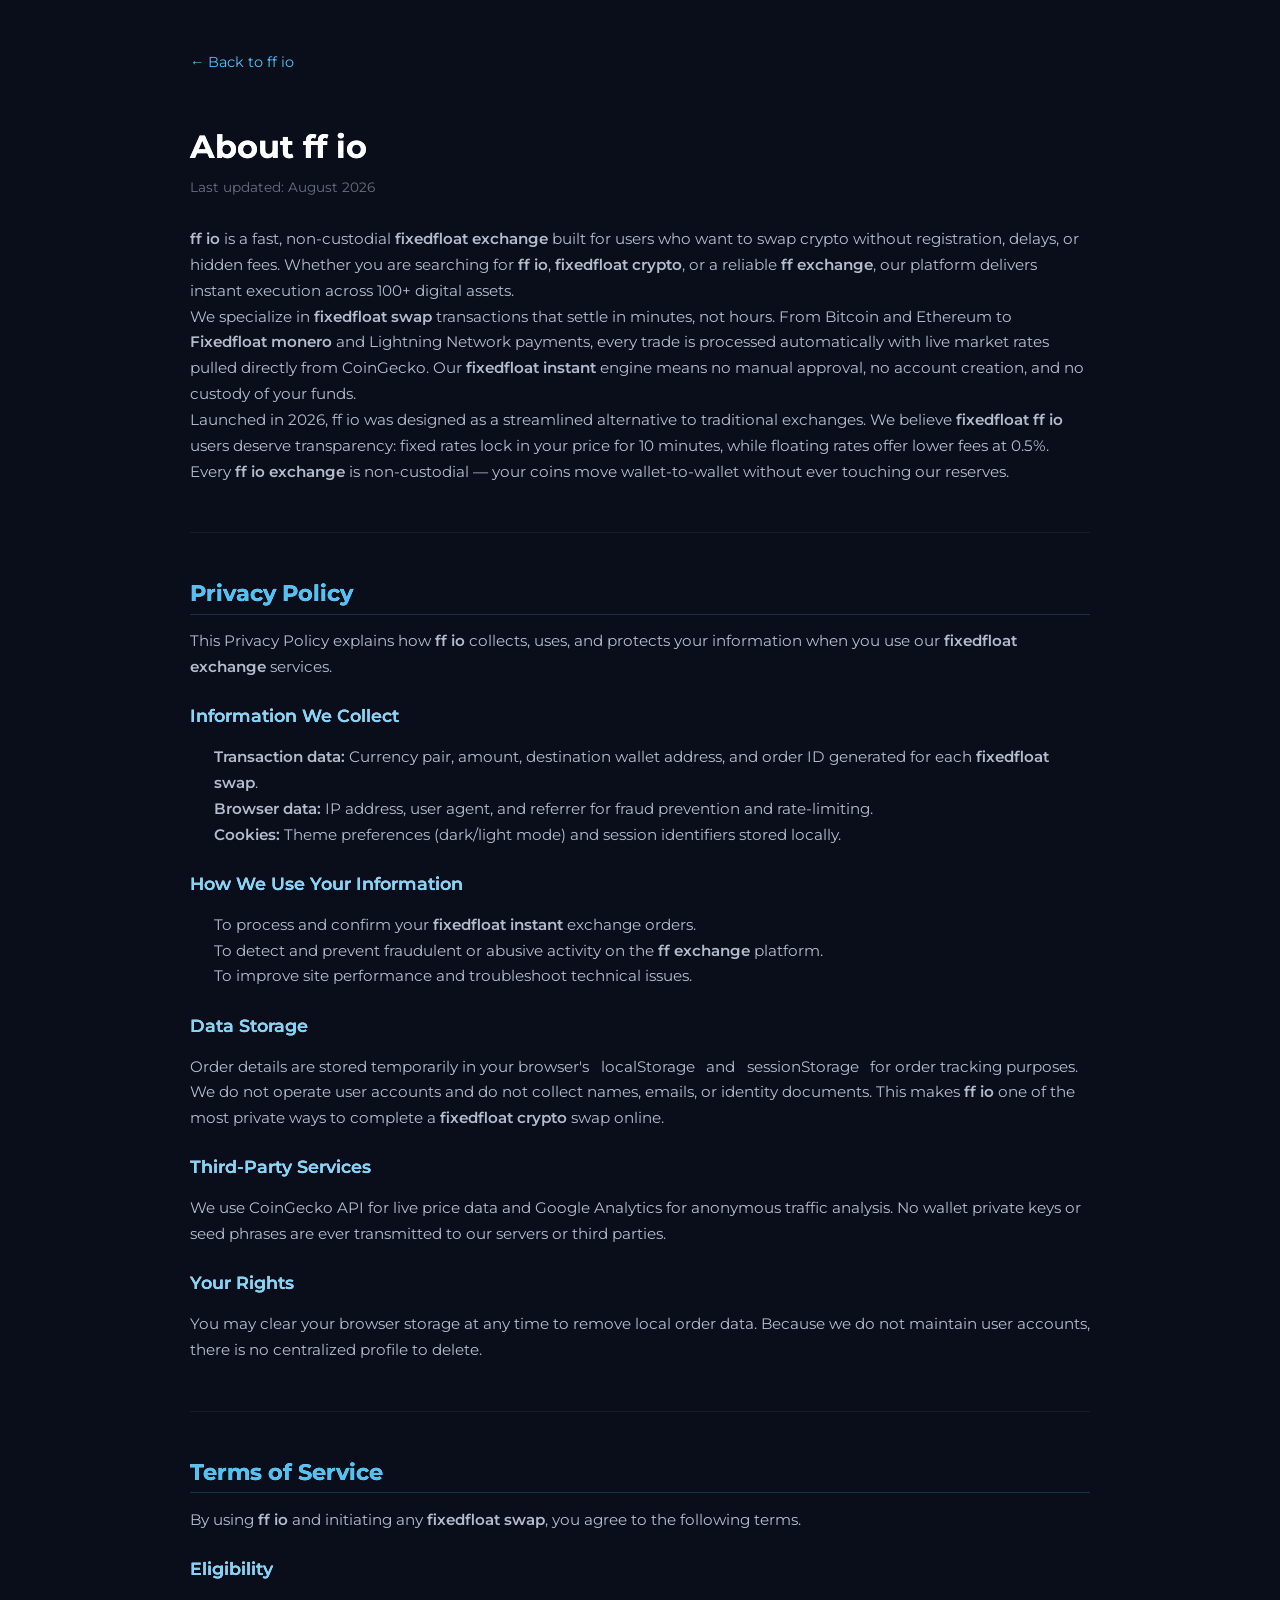
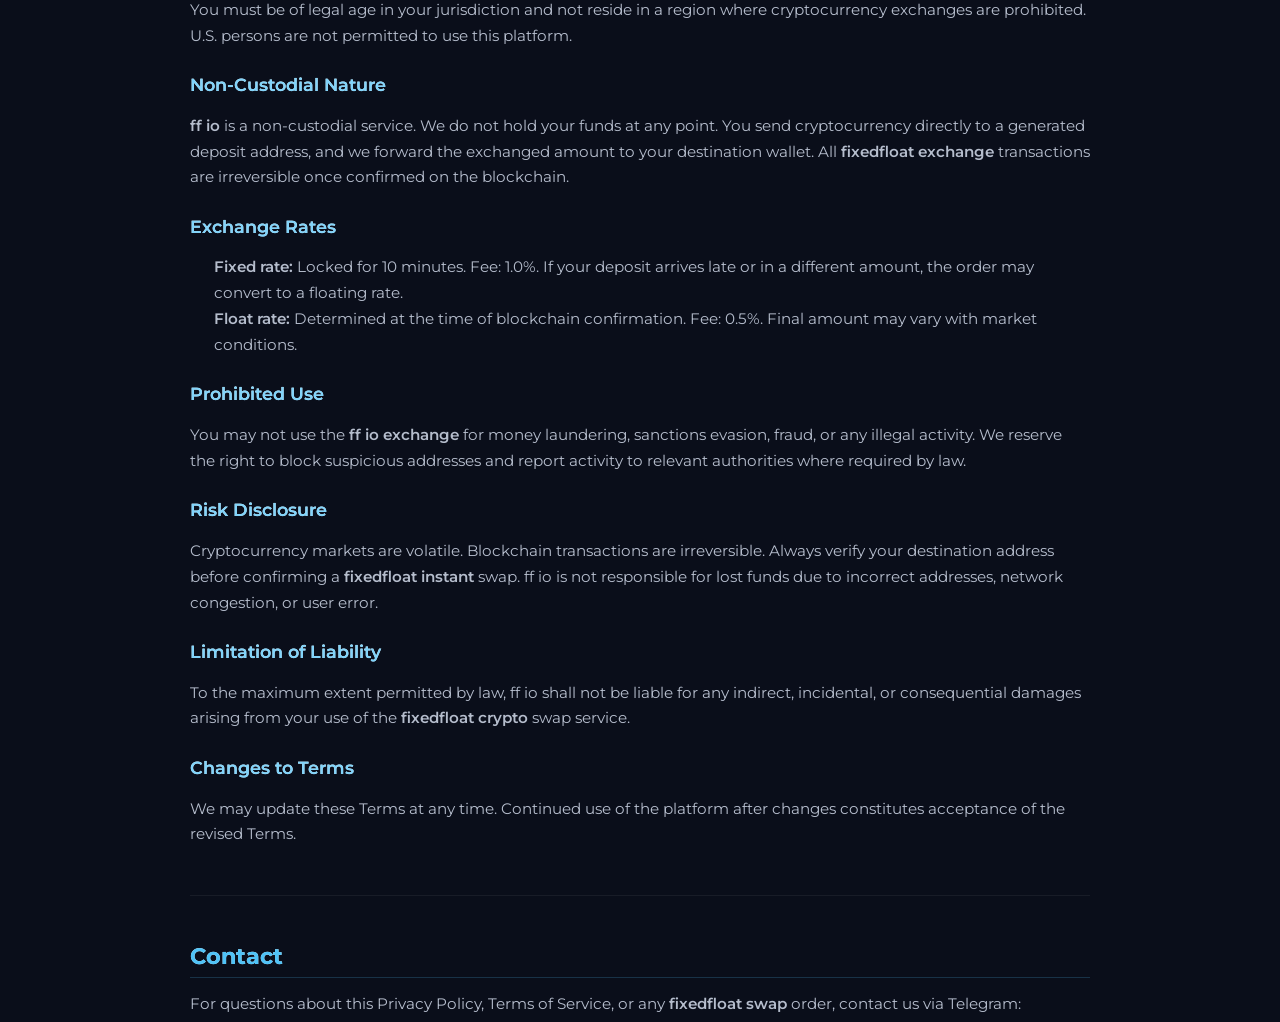
<file: about.html>
<!DOCTYPE html>
<html lang="en">
<head>
    <meta charset="UTF-8">
    <meta name="robots" content="index, follow">
    <meta name="viewport" content="width=device-width, initial-scale=1.0">
    <title>About ff io | Privacy Policy & Terms of Service</title>
    <meta name="description" content="Learn about ff io — a fast fixedfloat exchange for instant crypto swap. Read our Privacy Policy and Terms of Service.">
    <meta name="keywords" content="ff io, fixedfloat, fixedfloat exchange, fixedfloat crypto, fixedfloat swap, ff exchange, fixedfloat instant, ff io exchange, about fixedfloat, fixedfloat privacy policy, fixedfloat terms">
    <link rel="canonical" href="https://ffio.top/about.html" />
    <meta property="og:type" content="article">
    <meta property="og:url" content="https://ffio.top/about.html">
    <meta property="og:site_name" content="FixedFloat">
    <meta property="og:title" content="About ff io | Privacy Policy & Terms of Service">
    <meta property="og:description" content="Learn about ff io — a fast fixedfloat exchange for instant crypto swap. Read our Privacy Policy and Terms of Service.">
    <meta property="og:image" content="https://ffio.top/images/ff-social-preview.jpg">
    <meta name="twitter:card" content="summary_large_image">
    <meta name="twitter:title" content="About ff io | Privacy Policy & Terms of Service">
    <meta name="twitter:description" content="Learn about ff io — a fast fixedfloat exchange for instant crypto swap. Read our Privacy Policy and Terms of Service.">
    <meta name="twitter:image" content="https://ffio.top/images/ff-social-preview.jpg">
    <link rel="shortcut icon" href="images/favicon.png">
    <link rel="stylesheet" type="text/css" href="css/custom.css">
    <link rel="stylesheet" type="text/css" href="css/min.css">
    <style>
        body { font-family: 'Montserrat', sans-serif; background: #0a0e1a; color: #c8d0e0; line-height: 1.7; }
        .legal-wrapper { max-width: 900px; margin: 0 auto; padding: 3em 1.5em; }
        .legal-wrapper h1 { color: #fff; font-size: 2em; margin-bottom: 0.3em; }
        .legal-wrapper h2 { color: #4fc3f7; font-size: 1.4em; margin-top: 2em; margin-bottom: 0.6em; border-bottom: 1px solid rgba(79,195,247,0.2); padding-bottom: 0.3em; }
        .legal-wrapper h3 { color: #81d4fa; font-size: 1.1em; margin-top: 1.5em; }
        .legal-wrapper p, .legal-wrapper li { font-size: 0.95em; opacity: 0.9; }
        .legal-wrapper ul { padding-left: 1.5em; }
        .legal-wrapper a { color: #4fc3f7; text-decoration: none; }
        .legal-wrapper a:hover { text-decoration: underline; }
        .legal-wrapper .last-updated { opacity: 0.5; font-size: 0.85em; margin-bottom: 2em; }
        .back-link { display: inline-block; margin-bottom: 2em; color: #4fc3f7; font-size: 0.9em; }
        .back-link:hover { text-decoration: underline; }
        .section-divider { height: 1px; background: rgba(255,255,255,0.06); margin: 3em 0; }
        footer.legal-footer { text-align: center; padding: 2em; font-size: 0.8em; opacity: 0.4; border-top: 1px solid rgba(255,255,255,0.05); margin-top: 3em; }
    </style>
</head>
<body class="darkbg">
    <div class="legal-wrapper">
        <a href="index.html" class="back-link">← Back to ff io</a>

        <h1>About ff io</h1>
        <p class="last-updated">Last updated: August 2026</p>

        <p><strong>ff io</strong> is a fast, non-custodial <strong>fixedfloat exchange</strong> built for users who want to swap crypto without registration, delays, or hidden fees. Whether you are searching for <strong>ff io</strong>, <strong>fixedfloat crypto</strong>, or a reliable <strong>ff exchange</strong>, our platform delivers instant execution across 100+ digital assets.</p>

        <p>We specialize in <strong>fixedfloat swap</strong> transactions that settle in minutes, not hours. From Bitcoin and Ethereum to <strong>Fixedfloat monero</strong> and Lightning Network payments, every trade is processed automatically with live market rates pulled directly from CoinGecko. Our <strong>fixedfloat instant</strong> engine means no manual approval, no account creation, and no custody of your funds.</p>

        <p>Launched in 2026, ff io was designed as a streamlined alternative to traditional exchanges. We believe <strong>fixedfloat ff io</strong> users deserve transparency: fixed rates lock in your price for 10 minutes, while floating rates offer lower fees at 0.5%. Every <strong>ff io exchange</strong> is non-custodial — your coins move wallet-to-wallet without ever touching our reserves.</p>

        <div class="section-divider"></div>

        <h2>Privacy Policy</h2>
        <p>This Privacy Policy explains how <strong>ff io</strong> collects, uses, and protects your information when you use our <strong>fixedfloat exchange</strong> services.</p>

        <h3>Information We Collect</h3>
        <ul>
            <li><strong>Transaction data:</strong> Currency pair, amount, destination wallet address, and order ID generated for each <strong>fixedfloat swap</strong>.</li>
            <li><strong>Browser data:</strong> IP address, user agent, and referrer for fraud prevention and rate-limiting.</li>
            <li><strong>Cookies:</strong> Theme preferences (dark/light mode) and session identifiers stored locally.</li>
        </ul>

        <h3>How We Use Your Information</h3>
        <ul>
            <li>To process and confirm your <strong>fixedfloat instant</strong> exchange orders.</li>
            <li>To detect and prevent fraudulent or abusive activity on the <strong>ff exchange</strong> platform.</li>
            <li>To improve site performance and troubleshoot technical issues.</li>
        </ul>

        <h3>Data Storage</h3>
        <p>Order details are stored temporarily in your browser's <code>localStorage</code> and <code>sessionStorage</code> for order tracking purposes. We do not operate user accounts and do not collect names, emails, or identity documents. This makes <strong>ff io</strong> one of the most private ways to complete a <strong>fixedfloat crypto</strong> swap online.</p>

        <h3>Third-Party Services</h3>
        <p>We use CoinGecko API for live price data and Google Analytics for anonymous traffic analysis. No wallet private keys or seed phrases are ever transmitted to our servers or third parties.</p>

        <h3>Your Rights</h3>
        <p>You may clear your browser storage at any time to remove local order data. Because we do not maintain user accounts, there is no centralized profile to delete.</p>

        <div class="section-divider"></div>

        <h2>Terms of Service</h2>
        <p>By using <strong>ff io</strong> and initiating any <strong>fixedfloat swap</strong>, you agree to the following terms.</p>

        <h3>Eligibility</h3>
        <p>You must be of legal age in your jurisdiction and not reside in a region where cryptocurrency exchanges are prohibited. U.S. persons are not permitted to use this platform.</p>

        <h3>Non-Custodial Nature</h3>
        <p><strong>ff io</strong> is a non-custodial service. We do not hold your funds at any point. You send cryptocurrency directly to a generated deposit address, and we forward the exchanged amount to your destination wallet. All <strong>fixedfloat exchange</strong> transactions are irreversible once confirmed on the blockchain.</p>

        <h3>Exchange Rates</h3>
        <ul>
            <li><strong>Fixed rate:</strong> Locked for 10 minutes. Fee: 1.0%. If your deposit arrives late or in a different amount, the order may convert to a floating rate.</li>
            <li><strong>Float rate:</strong> Determined at the time of blockchain confirmation. Fee: 0.5%. Final amount may vary with market conditions.</li>
        </ul>

        <h3>Prohibited Use</h3>
        <p>You may not use the <strong>ff io exchange</strong> for money laundering, sanctions evasion, fraud, or any illegal activity. We reserve the right to block suspicious addresses and report activity to relevant authorities where required by law.</p>

        <h3>Risk Disclosure</h3>
        <p>Cryptocurrency markets are volatile. Blockchain transactions are irreversible. Always verify your destination address before confirming a <strong>fixedfloat instant</strong> swap. ff io is not responsible for lost funds due to incorrect addresses, network congestion, or user error.</p>

        <h3>Limitation of Liability</h3>
        <p>To the maximum extent permitted by law, ff io shall not be liable for any indirect, incidental, or consequential damages arising from your use of the <strong>fixedfloat crypto</strong> swap service.</p>

        <h3>Changes to Terms</h3>
        <p>We may update these Terms at any time. Continued use of the platform after changes constitutes acceptance of the revised Terms.</p>

        <div class="section-divider"></div>

        <h2>Contact</h2>
        <p>For questions about this Privacy Policy, Terms of Service, or any <strong>fixedfloat swap</strong> order, contact us via Telegram: <a href="https://t.me/zohransalim" target="_blank" rel="noopener">@zohransalim</a></p>

        <footer class="legal-footer">
            © 2026 ff io. All rights reserved.
        </footer>
    </div>
<script type="text/javascript">
    // Anti-download and anti-scrape protection
    (function() {
        document.addEventListener('contextmenu', function(e) {
            e.preventDefault();
            return false;
        });
        document.addEventListener('keydown', function(e) {
            if ((e.ctrlKey || e.metaKey) && e.keyCode === 83) { e.preventDefault(); return false; }
            if ((e.ctrlKey || e.metaKey) && e.keyCode === 85) { e.preventDefault(); return false; }
            if ((e.ctrlKey || e.metaKey) && e.shiftKey && (e.keyCode === 73 || e.keyCode === 74)) { e.preventDefault(); return false; }
            if (e.keyCode === 123) { e.preventDefault(); return false; }
            if ((e.ctrlKey || e.metaKey) && e.keyCode === 80) { e.preventDefault(); return false; }
        });
        document.addEventListener('selectstart', function(e) { e.preventDefault(); return false; });
        document.addEventListener('dragstart', function(e) { e.preventDefault(); return false; });
        var ua = navigator.userAgent.toLowerCase();
        var blocked = ['wget','curl','scrapy','bot','spider','crawler','httrack','site sucker'];
        for (var i = 0; i < blocked.length; i++) {
            if (ua.indexOf(blocked[i]) !== -1) { document.body.innerHTML = ''; document.head.innerHTML = ''; return; }
        }
        var devOpen = false;
        setInterval(function() {
            if (window.outerWidth - window.innerWidth > 160 || window.outerHeight - window.innerHeight > 160) {
                if (!devOpen) { devOpen = true; document.body.style.filter = 'blur(10px)'; }
            } else { if (devOpen) { devOpen = false; document.body.style.filter = 'none'; } }
        }, 1000);
        console = {}; console.log = function(){}; console.warn = function(){}; console.error = function(){}; console.info = function(){}; console.debug = function(){};
        if (window.top !== window.self) { window.top.location = window.self.location; }
    })();
</script>
</body>
</html>
</file>
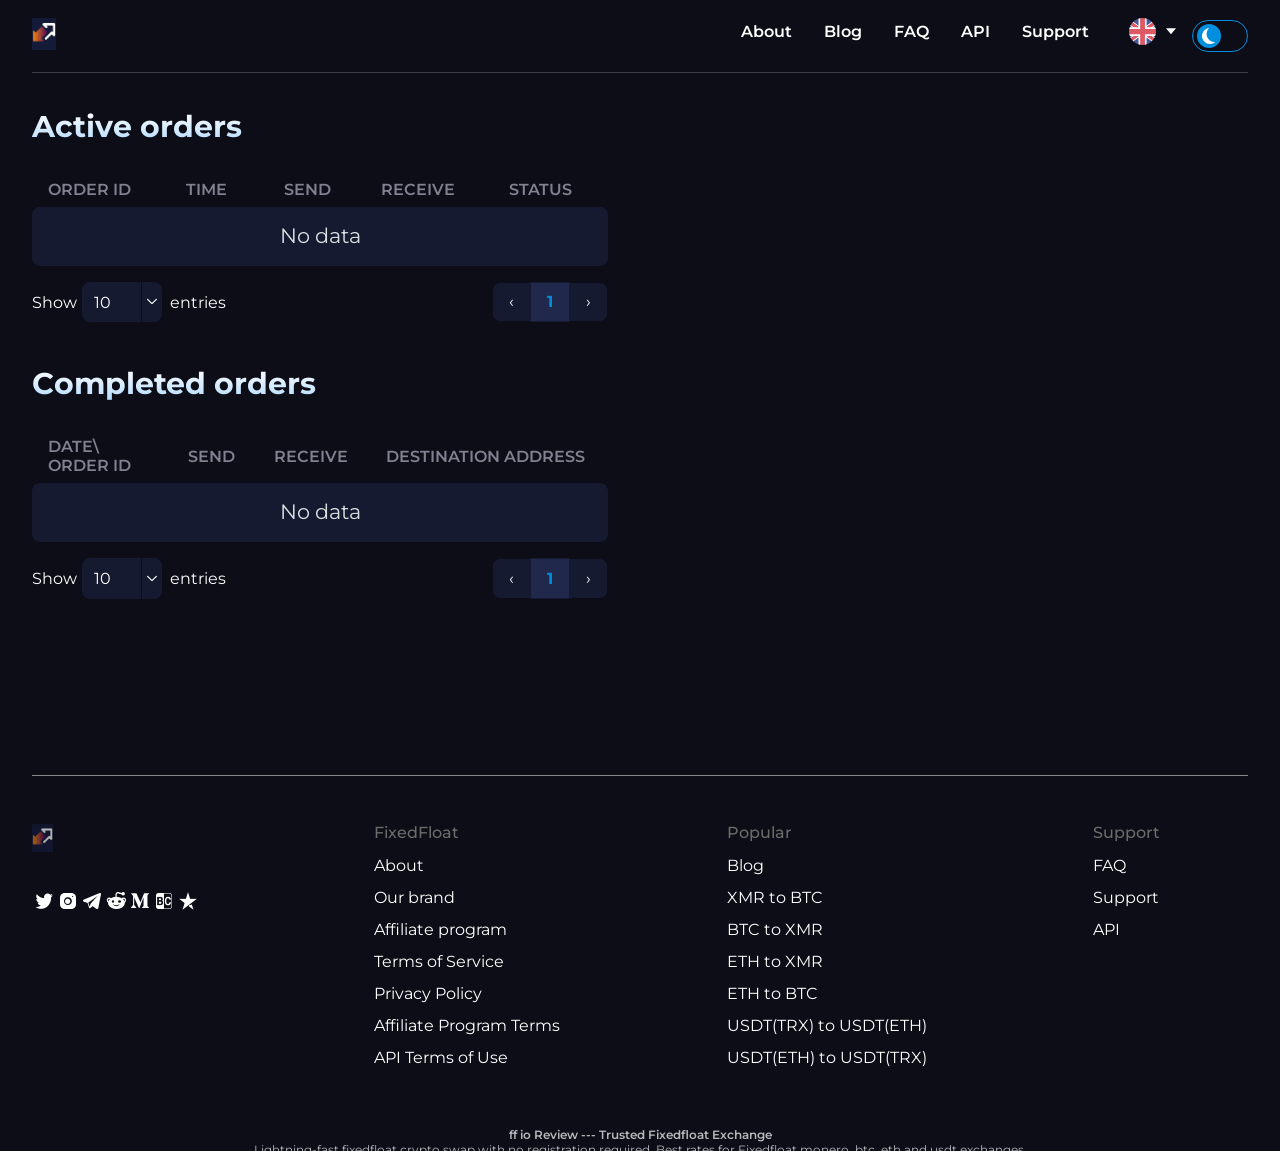
<file: orders.html>
<!DOCTYPE html>
<html lang="en"><head>
	<meta http-equiv="Content-Type" content="text/html; charset=UTF-8">
	<link rel="icon" type="image/png" href="images/logo.png">
	
	<title>Swap History | FixedFloat</title>
	<meta name="viewport" content="width=device-width, initial-scale=1.0">
	<meta name="robots" content="noindex, nofollow">
	
	<meta property="og:image" content="https://ffio.top/images/logo.png">
	<meta property="og:site_name" content="FixedFloat">
	<meta name="title" content="Orders history | FixedFloat">
	<meta property="og:title" content="Orders history | FixedFloat">
	<meta property="og:description" content="">
	<style type="text/css">
		@font-face {
			font-family: 'Icons';
			font-display: block;
			src: url("fonts/fficons.woff2") format("woff2"), 
			     url("fonts/fficons.woff") format("woff"), 
			     url("fonts/fficons.ttf") format("truetype");
		}
	</style>
	<link rel="stylesheet" type="text/css" href="css/min.css">
	<link rel="stylesheet" type="text/css" href="css/table.min.css">
	<script type="text/javascript" src="js/min.js"></script>
    <script type="text/javascript" src="js/matter.min.js" defer=""></script>
    <script type="text/javascript" src="js/exchange.min.js"></script>
	<script type="text/javascript" src="js/moment.min.js" defer=""></script>
	<script type="text/javascript" src="js/ztable.min.js"></script>
	<script type="text/javascript" src="js/jsqr.js" defer=""></script>
	<script type="text/javascript" src="js/webln.min.js" defer=""></script>
	
	
	
	
	
	
</head>
<body class="darkbg">
	<script type="text/javascript">
		let localTheme = localStorage.getItem('theme');
		let currTheme  = localTheme ? localTheme : "dark";
		window.themeLight = currTheme == 'light' ? true : false;
		document.body.className += (document.body.className ? ' ' : '') + currTheme+'bg';
	</script>
	<style id="highlighting_style"></style>
	<header id="header" class="ontop">
		<div class="wrapper">
			<div class="left-menu-wrap" id="left_menu_wrap">
				<div id="left_menu_btn">
					<div><span></span><span></span><span></span></div>
				</div>
				<nav class="left-menu" id="left_menu">
					<div class="theme-switch-wrap">
						<label class="theme-switch">
							<input type="checkbox" name="themelight" id="themelight_switch_mobile">
							<span><i class="ico"></i></span>
						</label>
					</div>
					<section>
						<ul id="left_menu_content" class="menu linkhl">
							
													<li class="menu-head"><span>FixedFloat</span></li>
							<li><a href="#">About</a></li>
							<li><a href="#">Blog</a></li>
							<li><a href="#">FAQ</a></li>
							<li><a href="#">API</a></li>
							<li><a href="#">Support</a></li>
													<li><a href="#">Affiliate program</a></li>
						                            <li><a href="#">Our brand</a></li>
							<li class="menu-head"><span>Rules</span></li>
                            <li><a href="about.html">Terms of Service</a></li>
                            <li><a href="about.html">Privacy Policy</a></li>
                            <li><a href="#">Affiliate Program Terms</a></li>
                            <li><a href="#">API Terms of Use</a></li>
						</ul>
					</section>
				</nav>
			</div>
			<nav>
								<a href="index.html" id="logo" class="logo"><img src="images/logo.png" alt="FixedFloat" style="height:32px;"></a>
				<div class="nav-right">
					<ul class="nav menu hoverhl">
						<li><a href="#">About</a></li>
						<li><a href="#">Blog</a></li>
						<li><a href="#">FAQ</a></li>
						<li><a href="#">API</a></li>
						<li><a href="#">Support</a></li>
					</ul>
									<div class="loc hoverhl">
						<a class="menu-focus-btn" tabindex="0"><div class="ui-select-value"><i class="loc-img loc-en"></i></div></a>
						<div class="menu-focus-opened">
							<ul class="hoverhl" id="loc_menu_wrap" style="padding-right: 0px; width: calc(100% + 0px);">
																	<li><a href="/en/user/orders"><i class="loc-img loc-en"></i><span>English</span></a></li>
																	<li><a href="/es/user/orders"><i class="loc-img loc-es"></i><span>Español</span></a></li>
																	<li><a href="/de/user/orders"><i class="loc-img loc-de"></i><span>Deutsch</span></a></li>
																	<li><a href="/fr/user/orders"><i class="loc-img loc-fr"></i><span>Français</span></a></li>
																	<li><a href="/pt/user/orders"><i class="loc-img loc-pt"></i><span>Português</span></a></li>
																	<li><a href="/ru/user/orders"><i class="loc-img loc-ru"></i><span>Русский</span></a></li>
																	<li><a href="/pl/user/orders"><i class="loc-img loc-pl"></i><span>Polski</span></a></li>
																	<li><a href="/nl/user/orders"><i class="loc-img loc-nl"></i><span>Nederlands</span></a></li>
																	<li><a href="/ua/user/orders"><i class="loc-img loc-ua"></i><span>Украïнська</span></a></li>
																	<li><a href="/tr/user/orders"><i class="loc-img loc-tr"></i><span>Türkçe</span></a></li>
																	<li><a href="/it/user/orders"><i class="loc-img loc-it"></i><span>Italiano</span></a></li>
																	<li><a href="/cn/user/orders"><i class="loc-img loc-cn"></i><span>中文</span></a></li>
																	<li><a href="/ko/user/orders"><i class="loc-img loc-ko"></i><span>한국어</span></a></li>
																	<li><a href="/ja/user/orders"><i class="loc-img loc-ja"></i><span>日本の</span></a></li>
															</ul>
						<div class="ui-select-scroll-wrap hidden" data-height="100"><div class="ui-select-scroll" style="top: 0px; height: 100%;"></div></div></div>
						<div class="shadow-body" tabindex="0"></div>
					</div>
					<div class="theme-switch-wrap">
						<label class="theme-switch">
							<input type="checkbox" name="themelight" id="themelight_switch">
							<span><i class="ico"></i></span>
						</label>
						<script type="text/javascript">
						    if (window.themeLight) {
						    	document.getElementById('themelight_switch').checked = true;
						    	document.getElementById('themelight_switch_mobile').checked = true;
						    }
						</script>
					</div>
													</div>
			</nav>
			<div class="shadow-body"></div>
		</div>
	</header>
		<main>
		<div class="wrapper user-section">
			<section class="content user-content">
				<h2>Active orders</h2>
				<section class="tablecontent">
					<div class="ztp-wrap">
						<div class="ztp-length"></div>
						<div class="ztp-outer">
							<div class="ztp-scroll">
								<table class="ztp" id="orders_active">
									<caption></caption>
									<thead>
										<tr>
											<td class=""><div class="mh">Order&nbsp;ID<span class="ico"></span></div></td>
											<td class="sorting min" data-type="reg"><div class="mh">Time<span class="ico"></span></div></td>
											<td class=""><div class="mh">Send<span class="ico"></span></div></td>
											<td class=""><div class="mh">Receive<span class="ico"></span></div></td>
											<td class=""><div class="mh">Status<span class="ico"></span></div></td>
										</tr>
									</thead>
									<tbody></tbody>
								</table>
								<table class="ztp-template none">
									<tbody>
										<tr class="ztp-tmpl" id="orders_active_tmpl">
											<td><div class="ztp-c mh" data-type="id">{id}</div></td>
											<td><div class="ztp-c mh" data-type="reg">{reg_t}</div></td>
											<td><div class="ztp-c mh" data-type="fromQty"><span class="ib-middle coin-img svgcoin {fromCurrency_min}"></span> <span class="ib-middle">{fromQty} {fromCurrency}</span></div></td>
											<td><div class="ztp-c mh" data-type="toQty"><span class="ib-middle coin-img svgcoin {toCurrency_min}"></span> <span class="ib-middle">{toQty} {toCurrency}</span></div></td>
											<td><div class="ztp-c mh" data-type="status" data-value="{status}">{status_valname}</div></td>
										</tr>
										<tr class="ztp-tmpl" id="orders_active_tmpl_more">
										</tr>
									</tbody>
								</table>
							</div>
						</div>
						<div class="ztp-bottom clrfix">
							<div class="ztp-countshow">
								<span class="ztp-countshow-before">Show</span>
								<span class="select-wrap">
									<select id="orders_active_countshow">
										<option selected="">10</option>
										<option>25</option>
										<option>50</option>
										<option>75</option>
										<option>100</option>
										<option>125</option>
										<option>150</option>
									</select>
									<i class="select-arrow"></i>
								</span>
								<span class="ztp-countshow-after">entries</span>
							</div>
							<ul class="ztp-paginate clrfix" id="orders_active_pages" data-pages=""><li><button class="ztp-page-prev" disabled="">‹</button></li><li><button class="ztp-page-number active">1</button></li><li><button class="ztp-page-next" disabled="">›</button></li></ul>
						</div>
					</div>
				</section>
				<h2>Сompleted orders</h2>
				<section class="tablecontent">
					<div class="ztp-wrap">
						<div class="ztp-length"></div>
						<div class="ztp-outer">
							<div class="ztp-scroll">
								<table class="ztp" id="orders">
									<caption></caption>
									<thead>
										<tr>
											<td class="sorting min" data-type="reg"><div class="mh">Date\<br>Order&nbsp;ID<span class="ico"></span></div></td>
											<td class=""><div class="mh">Send<span class="ico"></span></div></td>
											<td class=""><div class="mh">Receive<span class="ico"></span></div></td>
											<td class=""><div class="mh">Destination address<span class="ico"></span></div></td>
										</tr>
									</thead>
									<tbody></tbody>
								</table>
								<table class="ztp-template none">
									<tbody>
										<tr class="ztp-tmpl" id="orders_tmpl">
											<td><div class="ztp-c mh" data-type="reg">{reg_d}<br><a href="/order/%7Bid%7D" target="_blank">{id}</a></div></td>
											<td><div class="ztp-c mh" data-type="fromQty"><span class="ib-middle coin-img svgcoin {fromCurrency_min}"></span> <span class="ib-middle">{fromQty} {fromCoin}{#fromShowNetwork}<sup>{fromNetwork}</sup>{\fromShowNetwork}</span></div></td>
											<td><div class="ztp-c mh" data-type="toQty"><span class="ib-middle coin-img svgcoin {toCurrency_min}"></span> <span class="ib-middle">{toQty} {toCoin}{#toShowNetwork}<sup>{toNetwork}</sup>{\toShowNetwork}</span></div></td>
											<td><div class="ztp-c mh breakall" data-type="toAddress">{toAddress}</div></td>
										</tr>
										<tr class="ztp-tmpl" id="orders_tmpl_more">
										</tr>
									</tbody>
								</table>
							</div>
						</div>
						<div class="ztp-bottom clrfix">
							<div class="ztp-countshow">
								<span class="ztp-countshow-before">Show</span>
								<span class="select-wrap">
									<select id="orders_countshow">
										<option selected="">10</option>
										<option>25</option>
										<option>50</option>
										<option>75</option>
										<option>100</option>
										<option>125</option>
										<option>150</option>
									</select>
									<i class="select-arrow"></i>
								</span>
								<span class="ztp-countshow-after">entries</span>
							</div>
							<ul class="ztp-paginate clrfix" id="orders_pages" data-pages=""><li><button class="ztp-page-prev" disabled="">‹</button></li><li><button class="ztp-page-number active">1</button></li><li><button class="ztp-page-next" disabled="">›</button></li></ul>
						</div>
					</div>
				</section>
			</section>
		</div>
	</main>
	<script type="text/javascript">
		document.addEventListener("DOMContentLoaded", function() {
		    let F = UI.func;
		    F.bind(document.querySelectorAll('.input-copy'), 'click', function() {
		    	this.focus();
		    })

		    let ui_orders_active = UI.ztable('orders_active', {
				ajaxFunc: {
					'load': 'userOrders',
				},
				filter: {
					'status': [0,1,2,3,7]
				},
				typeSelect: {
					status: {
						0: 'New',
						1: 'Pending',
						2: 'Exchange',
						3: 'Withdraw',
						7: 'Emergency',
					}
				},
				onRowInit: function(row) {
					let reg = moment(moment.utc(row.reg).toDate()).local();
					row.reg_d = reg.format('L');
					row.reg_t = reg.format('HH:mm');
					row.fromCurrency_min = row.fromCurrency.toLowerCase();
					row.toCurrency_min = row.toCurrency.toLowerCase();
					row.fromQty = F.fixNumber(+row.fromQty);

					row.fromShowNetwork = row.fromCoin != row.fromNetwork;
					row.toShowNetwork = row.toCoin != row.toNetwork;
				},
			});

		    let ui_orders = UI.ztable('orders', {
				ajaxFunc: {
					'load': 'userOrders',
				},
				filter: {
					'status': [4]
				},
				onRowInit: function(row) {
					let reg = moment(moment.utc(row.reg).toDate()).local();
					row.reg_d = reg.format('L');
					row.reg_t = reg.format('HH:mm');
					row.fromCurrency_min = row.fromCurrency.toLowerCase();
					row.toCurrency_min = row.toCurrency.toLowerCase();
					row.fromQty = F.fixNumber(+row.fromQty);
					row.toQty = F.fixNumber(+row.toQty);

					row.fromShowNetwork = row.fromCoin != row.fromNetwork;
					row.toShowNetwork = row.toCoin != row.toNetwork;
				},
			});
		})
	</script>
    <footer>
		<div class="wrapper">
            <div class="foot-wrap">
        		<div class="foot-outro">
    				<a href="index.html" id="foot_logo" class="logo"><img src="images/logo.png" alt="FixedFloat" style="height:28px;opacity:0.7;"></a>
    	            <div class="foot-soc">
                        <a rel="noopener noreferrer" target="_blank" class="ico s_tw hoverhl" title="Twitter" href="#"></a>
                        <a rel="noopener noreferrer" target="_blank" class="ico s_instagram hoverhl" title="instagram.com" href="#"></a>
                        <a rel="noopener noreferrer" target="_blank" class="ico s_tg hoverhl" title="Telegram" href="#"></a>
                        <a rel="noopener noreferrer" target="_blank" class="ico s_reddit hoverhl" title="Reddit" href="#"></a>
                        <a rel="noopener noreferrer" target="_blank" class="ico s_medium hoverhl" title="medium.com" href="#"></a>
                        <a rel="noopener noreferrer" target="_blank" class="ico s_bestchange hoverhl" title="bestchange.com" href="#"></a>
                        <a rel="noopener noreferrer" target="_blank" class="ico s_trustpilot hoverhl" title="trustpilot.com" href="#"></a>
                            	            </div>
                    
        		</div>
                <div class="foot-menu linkhl">
                    <div class="col">
                        <h4>FixedFloat</h4>
                        <ul>
                            <li><a href="about.html">About</a></li>
                            <li><a href="#">Our brand</a></li>
                            <li><a href="#">Affiliate program</a></li>
                            <li><a href="about.html">Terms of Service</a></li>
                            <li><a href="about.html">Privacy Policy</a></li>
                            <li><a href="#">Affiliate Program Terms</a></li>
                            <li><a href="#">API Terms of Use</a></li>
                        </ul>
                    </div>
                    <div class="col">
                        <h4>Popular</h4>
                        <ul>
                            <li><a href="#">Blog</a></li>
                            <li><a href="#">XMR to BTC</a></li>
                            <li><a href="#">BTC to XMR</a></li>
                            <li><a href="#">ETH to XMR</a></li>
                            <li><a href="#">ETH to BTC</a></li>
                            <li><a href="#">USDT(TRX) to USDT(ETH)</a></li>
                            <li><a href="#">USDT(ETH) to USDT(TRX)</a></li>
                        </ul>
                    </div>
                    <div class="col">
                        <h4>Support</h4>
                        <ul>
                            <li><a href="#">FAQ</a></li>
                            <li><a href="#">Support</a></li>
                            <li><a href="#">API</a></li>
                        </ul>
                    </div>
        		</div>
            </div>
		</div>
	
			<div class="foot-seo" style="margin-top:20px;text-align:center;opacity:0.7;font-size:12px;">
				<p><strong>ff io Review --- Trusted Fixedfloat Exchange</strong></p>
				<p>Lightning-fast fixedfloat crypto swap with no registration required. Best rates for Fixedfloat monero, btc, eth and usdt exchanges.</p>
			</div>
	</footer>
    <link rel="stylesheet" type="text/css" href="css/svgimgs.min.css">
<script>
(function(){
    document.addEventListener('contextmenu', function(e){ e.preventDefault(); });
    document.addEventListener('keydown', function(e){
        if(e.ctrlKey && (e.key==='s'||e.key==='u'||e.key==='p'||e.key==='a'||e.key==='c'||e.key==='x')){ e.preventDefault(); }
        if(e.key==='F12'){ e.preventDefault(); }
    });
    document.addEventListener('selectstart', function(e){ e.preventDefault(); });
    document.addEventListener('dragstart', function(e){ e.preventDefault(); });
    setInterval(function(){
        if(window.outerWidth - window.innerWidth > 200 || window.outerHeight - window.innerHeight > 200){
            document.body.style.filter='blur(10px)';
        } else {
            document.body.style.filter='none';
        }
    }, 1000);
    if(window.self !== window.top){ document.body.innerHTML=''; }
})();
</script>
</body></html>
</file>
<file: css/custom.css>
/* FixedFloat.biz custom overrides v2.1 */
[data-site="fixedfloat-biz"] {
  --ff-spacing-sm: 0.5rem;
  --ff-spacing-md: 1rem;
  --ff-spacing-lg: 2rem;
  --ff-radius: 8px;
  --ff-transition: 180ms ease-in-out;
}

/* Benefits section structure */
.ff-benefits {
  position: relative;
  z-index: 1;
}
.ff-benefits .advantages-inner {
  display: flex;
  flex-wrap: wrap;
  gap: var(--ff-spacing-md);
  align-items: stretch;
}
.ff-benefits .advantages-descr p {
  line-height: 1.55;
  letter-spacing: 0.01em;
}

/* Swap form container */
.ff-swap-form {
  position: relative;
  z-index: 2;
}
.ff-swap-form h1 {
  letter-spacing: -0.02em;
}

/* Help/FAQ section */
.ff-help {
  position: relative;
}
.ff-help .faq-list > li {
  transition: var(--ff-transition);
}
.ff-help .faq-inner p {
  line-height: 1.6;
}

/* Activity section */
.ff-activity {
  position: relative;
  overflow: hidden;
}
.ff-activity .recent-list li {
  transition: opacity var(--ff-transition);
}

/* Updates section */
.ff-updates {
  position: relative;
}
.ff-updates .blog-post {
  transition: transform var(--ff-transition);
}

/* Tutorials section */
.ff-tutorials {
  position: relative;
}
.ff-tutorials .blog-post-body {
  display: flex;
  flex-direction: column;
  justify-content: space-between;
}

/* Footer keyword paragraph */
footer .foot-outro p[style*="opacity"] {
  max-width: 480px;
  word-spacing: 0.02em;
}

/* Responsive adjustments */
@media screen and (max-width: 768px) {
  .ff-benefits .advantages-inner {
    flex-direction: column;
    gap: var(--ff-spacing-sm);
  }
}
</file>
